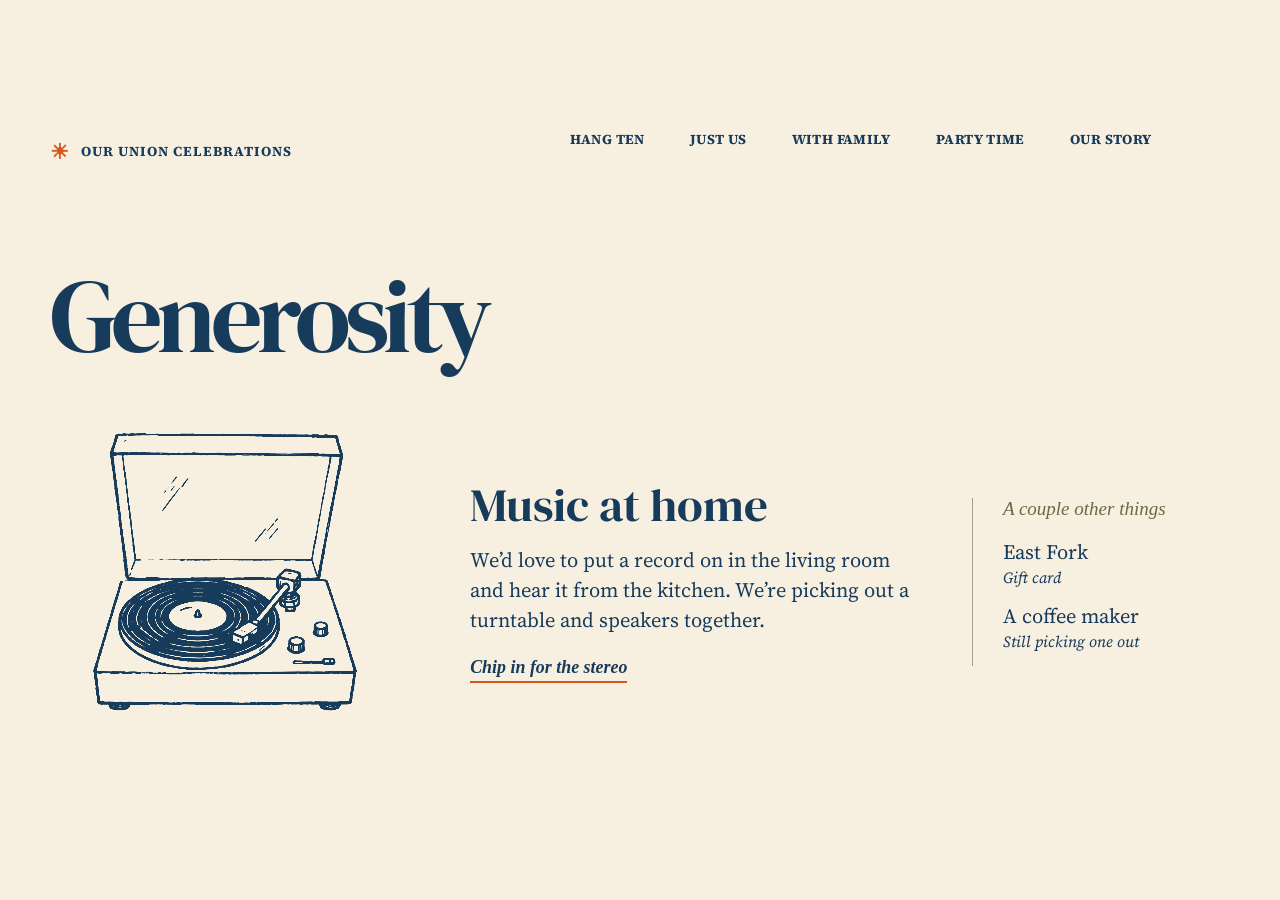
<file: pages/generosity.html>
<!doctype html>
<html lang="en">
<head>
  <meta charset="utf-8">
  <meta name="viewport" content="width=device-width, initial-scale=1">
  <title>Generosity | The Main Squeeze</title>
  <link rel="stylesheet" href="https://fonts.googleapis.com/css2?family=DM+Serif+Display&family=Source+Serif+4:ital,wght@0,400;0,600;0,700;1,600&display=swap">
  <link rel="stylesheet" href="../styles.css">
  <link rel="stylesheet" href="../assets/event-header.css?v=generosity">
  <link rel="stylesheet" href="../assets/site-margins.css?v=generosity">
  <link rel="stylesheet" href="../assets/generosity.css?v=spin">
</head>
<body class="generosity-page">
  <header class="event-page-header">
    <a class="event-page-logo" href="../index.html"><span class="sun" aria-hidden="true">☀</span>Our Union Celebrations</a>
    <nav class="event-page-nav" aria-label="Celebrations">
      <a href="hang-ten.html">Hang Ten</a>
      <a href="just-us.html">Just Us</a>
      <a href="with-family.html">With Family</a>
      <a href="party-time.html">Party Time</a>
      <a href="our-story.html">Our Story</a>
    </nav>
  </header>
<main>
<h1>Generosity</h1>
<div class="spread">
<div class="art">
<svg class="turntable" viewBox="0 0 440 380" role="img" aria-label="Our turntable with a slowly spinning record">
  <defs>
    <filter id="record-ink-only" color-interpolation-filters="sRGB">
<feColorMatrix type="matrix" values="0 0 0 0 0.0902  0 0 0 0 0.2314  0 0 0 0 0.3569  -0.8504 -2.8608 -0.2888 0 3"/>
<feComposite in2="SourceGraphic" operator="in"/>
</filter>
    <image id="player-drawing" href="../assets/generosity-player.png" width="440" height="380"/>
    <!-- Mirror the unobstructed half to recover the grooves underneath the tonearm. -->
    <clipPath id="groove-half"><rect x="-96" y="-96" width="96" height="192"/></clipPath>
    <g id="left-grooves" clip-path="url(#groove-half)">
      <image href="../assets/generosity-player.png" width="440" height="380"
             transform="scale(1 2) translate(-171.5 -232)"/>
    </g>
    <mask id="moving-vinyl" maskUnits="userSpaceOnUse" x="0" y="0" width="440" height="380">
      <ellipse cx="171.5" cy="232" rx="90" ry="45" fill="white"/>
      <path d="M211 252 L237 236 L242 236 L276 192 L289 194 L250 246 L249 254 L228 269 L212 264 Z"/>
      <ellipse cx="171.5" cy="230" rx="5.8" ry="6.5"/>
    </mask>
  </defs>
  <g filter="url(#record-ink-only)">
    <use href="#player-drawing"/>
    <g class="moving-vinyl" mask="url(#moving-vinyl)">
      <g transform="translate(171.5 232) scale(1 .5)">
        <g class="vinyl-spin">
          <use href="#left-grooves"/>
          <use href="#left-grooves" transform="scale(-1 1)"/>
          <path d="M-21 -14 Q-15 -21 -8 -21" fill="none" stroke="#173b5b" stroke-width="2.6" stroke-linecap="round"/>
        </g>
      </g>
    </g>
  </g>
</svg>
</div>
<section>
<h2>Music at home</h2>
<p>We’d love to put a record on in the living room and hear it from the kitchen. We’re picking out a turntable and speakers together.</p>
<details>
<summary class="link">Chip in for the stereo</summary>
<p>We’ll share the group gift link here soon.</p>
</details>
</section>
<aside>
<h3>A couple other things</h3>
<div class="item">East Fork<small>Gift card</small>
</div>
<div class="item">A coffee maker<small>Still picking one out</small>
</div>
</aside>
</div>
</main>
</body>
</html>
</file>
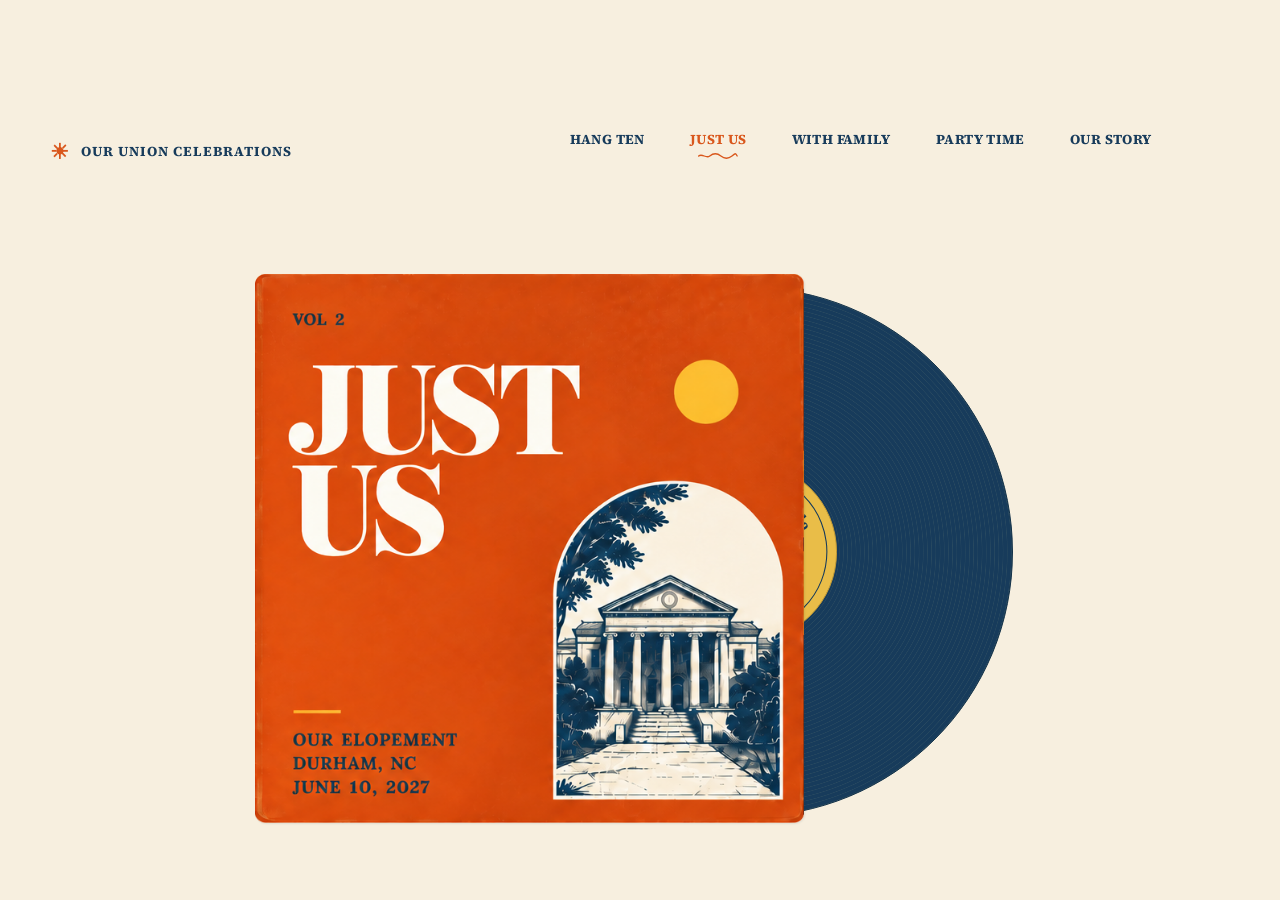
<file: pages/just-us.html>
<!doctype html>
<html lang="en">
<head>
<meta charset="utf-8">
<meta name="viewport" content="width=device-width,initial-scale=1">
<meta name="theme-color" content="#f7efdf">
<title>Just Us | The Main Squeeze</title>
<link rel="preconnect" href="https://fonts.googleapis.com">
<link rel="preconnect" href="https://fonts.gstatic.com" crossorigin>
<link href="https://fonts.googleapis.com/css2?family=DM+Serif+Display&family=Source+Serif+4:wght@600;700&display=swap" rel="stylesheet">
<link rel="stylesheet" href="../styles.css">
<link rel="stylesheet" href="../assets/just-us/just-us.css">
<link rel="stylesheet" href="../assets/event-header.css">
<link rel="stylesheet" href="../assets/site-margins.css?v=20261031-refined">
</head>
<body class="just-us-page">
<header class="header event-page-header">
 <a class="brand event-page-logo" href="../index.html"><span class="sun" aria-hidden="true">☀</span>OUR UNION CELEBRATIONS</a>
 <nav class="event-page-nav" aria-label="Celebrations"><a href="hang-ten.html">HANG TEN</a><a href="just-us.html" class="active" aria-current="page">JUST US</a><a href="with-family.html">WITH FAMILY</a><a href="party-time.html">PARTY TIME</a><a href="our-story.html">OUR STORY</a></nav>
</header>
<main>
 <div class="scene">
  <button class="album" type="button" aria-label="Turn record over to see the set list" aria-pressed="false" aria-describedby="instructions">
   <span class="rotor">
    <span class="face front" aria-hidden="true"><span class="record"><svg class="record-label" viewBox="0 0 200 200" aria-hidden="true"><defs><path id="front-label-arc" d="M 32,108 A 68,68 0 1,1 168,108"/><path id="front-label-bottom" d="M 27,103 A 73,73 0 0,0 173,103"/></defs><circle cx="100" cy="100" r="88" fill="none" stroke="currentColor" stroke-width="1.2"/><text><textPath href="#front-label-arc" startOffset="50%" text-anchor="middle">for the record, i do</textPath></text><text style="font-size:16px"><textPath href="#front-label-bottom" startOffset="50%" text-anchor="middle">main squeeze records</textPath></text><circle cx="100" cy="100" r="17" fill="none" stroke="currentColor" stroke-width="1"/></svg></span><span class="cover"><img src="../assets/just-us/front.png" alt="" draggable="false"></span></span>
    <span class="face back" aria-hidden="true"><span class="record"></span><span class="cover"><span class="back-paper" aria-hidden="true"><span style="left:0.0%;top:0.0%;transform:scale(1,1)"></span><span style="left:29.3255%;top:0.0%;transform:scale(-1,1)"></span><span style="left:58.651%;top:0.0%;transform:scale(1,1)"></span><span style="left:87.9765%;top:0.0%;transform:scale(-1,1)"></span><span style="left:0.0%;top:23.4949%;transform:scale(1,-1)"></span><span style="left:29.3255%;top:23.4949%;transform:scale(-1,-1)"></span><span style="left:58.651%;top:23.4949%;transform:scale(1,-1)"></span><span style="left:87.9765%;top:23.4949%;transform:scale(-1,-1)"></span><span style="left:0.0%;top:46.9898%;transform:scale(1,1)"></span><span style="left:29.3255%;top:46.9898%;transform:scale(-1,1)"></span><span style="left:58.651%;top:46.9898%;transform:scale(1,1)"></span><span style="left:87.9765%;top:46.9898%;transform:scale(-1,1)"></span><span style="left:0.0%;top:70.4847%;transform:scale(1,-1)"></span><span style="left:29.3255%;top:70.4847%;transform:scale(-1,-1)"></span><span style="left:58.651%;top:70.4847%;transform:scale(1,-1)"></span><span style="left:87.9765%;top:70.4847%;transform:scale(-1,-1)"></span><span style="left:0.0%;top:93.9796%;transform:scale(1,1)"></span><span style="left:29.3255%;top:93.9796%;transform:scale(-1,1)"></span><span style="left:58.651%;top:93.9796%;transform:scale(1,1)"></span><span style="left:87.9765%;top:93.9796%;transform:scale(-1,1)"></span></span><span class="back-design"><span class="back-title">THE SET LIST</span><span class="tracks"><span class="track"><span class="track-number">01</span><span class="track-copy"><span class="track-title">Song title one</span><span class="track-artist">Artist name</span></span></span><span class="track"><span class="track-number">02</span><span class="track-copy"><span class="track-title">Song title two</span><span class="track-artist">Artist name</span></span></span><span class="track"><span class="track-number">03</span><span class="track-copy"><span class="track-title">Song title three</span><span class="track-artist">Artist name</span></span></span><span class="track"><span class="track-number">04</span><span class="track-copy"><span class="track-title">Song title four</span><span class="track-artist">Artist name</span></span></span><span class="track"><span class="track-number">05</span><span class="track-copy"><span class="track-title">Song title five</span><span class="track-artist">Artist name</span></span></span></span><span class="back-footer">songs for our elopement</span></span></span></span>
   </span>
  </button>
 </div>
 <p id="instructions" class="sr-only">Click or press Enter or Space to turn the album over. Click again to return to the front.</p>
 <p id="face-description" class="sr-only" role="status" aria-live="polite">Just Us. Our elopement. Durham, NC. June 10, 2027.</p>
</main>
<script src="../assets/just-us/just-us.js" defer></script>
</body>
</html>
</file>
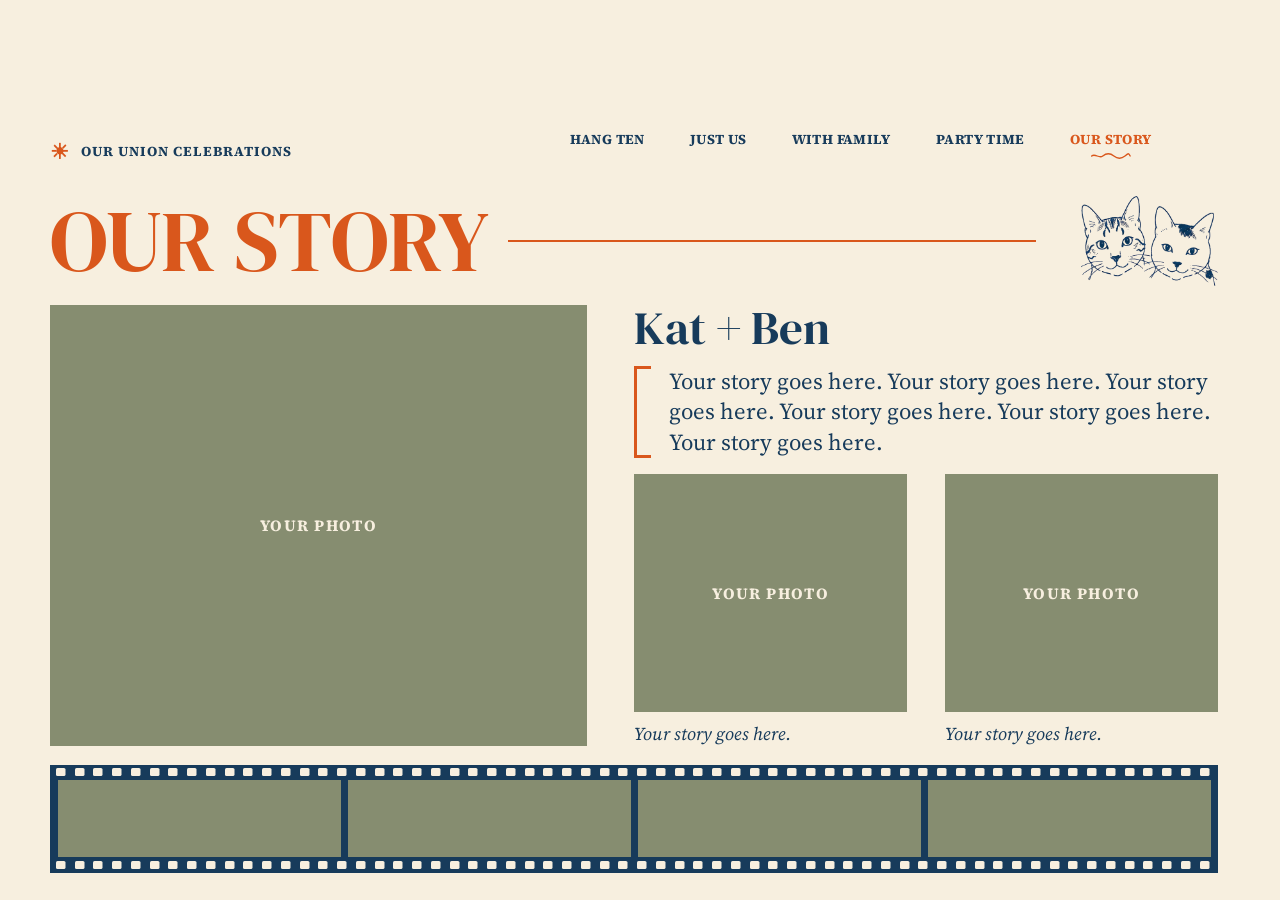
<file: pages/our-story.html>
<!doctype html>
<html lang="en">
<head>
  <meta charset="utf-8">
  <meta name="viewport" content="width=device-width, initial-scale=1">
  <title>Our Story | The Main Squeeze</title>
  <link rel="stylesheet" href="https://fonts.googleapis.com/css2?family=DM+Serif+Display&family=Source+Serif+4:ital,wght@0,400;0,600;0,700;1,600&display=swap">
  <link rel="stylesheet" href="../styles.css">
  <link rel="stylesheet" href="../assets/event-header.css?v=story">
  <link rel="stylesheet" href="../assets/site-margins.css?v=story">
  <link rel="stylesheet" href="../assets/our-story.css?v=single-screen">
</head>
<body class="our-story-page">
  <header class="event-page-header">
    <a class="event-page-logo" href="../index.html"><span class="sun" aria-hidden="true">☀</span>Our Union Celebrations</a>
    <nav class="event-page-nav" aria-label="Celebrations">
      <a href="hang-ten.html">Hang Ten</a>
      <a href="just-us.html">Just Us</a>
      <a href="with-family.html">With Family</a>
      <a href="party-time.html">Party Time</a>
      <a class="active" aria-current="page" href="our-story.html">Our Story</a>
    </nav>
  </header>
  <main class="story">
    <div class="story-heading">
      <h1>Our Story</h1>
      <span class="story-rule" aria-hidden="true"></span>
      <img src="../assets/our-story-cats.png" alt="" width="428" height="270">
    </div>
    <section class="story-spread" aria-labelledby="couple">
      <div class="story-photo story-portrait">Your photo</div>
      <div class="story-copy">
        <h2 id="couple">Kat + Ben</h2>
        <p>Your story goes here. Your story goes here. Your story goes here. Your story goes here. Your story goes here. Your story goes here.</p>
      </div>
      <div class="story-pair">
        <figure><div class="story-photo">Your photo</div><figcaption>Your story goes here.</figcaption></figure>
        <figure><div class="story-photo">Your photo</div><figcaption>Your story goes here.</figcaption></figure>
      </div>
    </section>
    <div class="story-film" role="img" aria-label="Film strip with four spaces for childhood photos">
      <span></span><span></span><span></span><span></span>
    </div>
  </main>
</body>
</html>
</file>
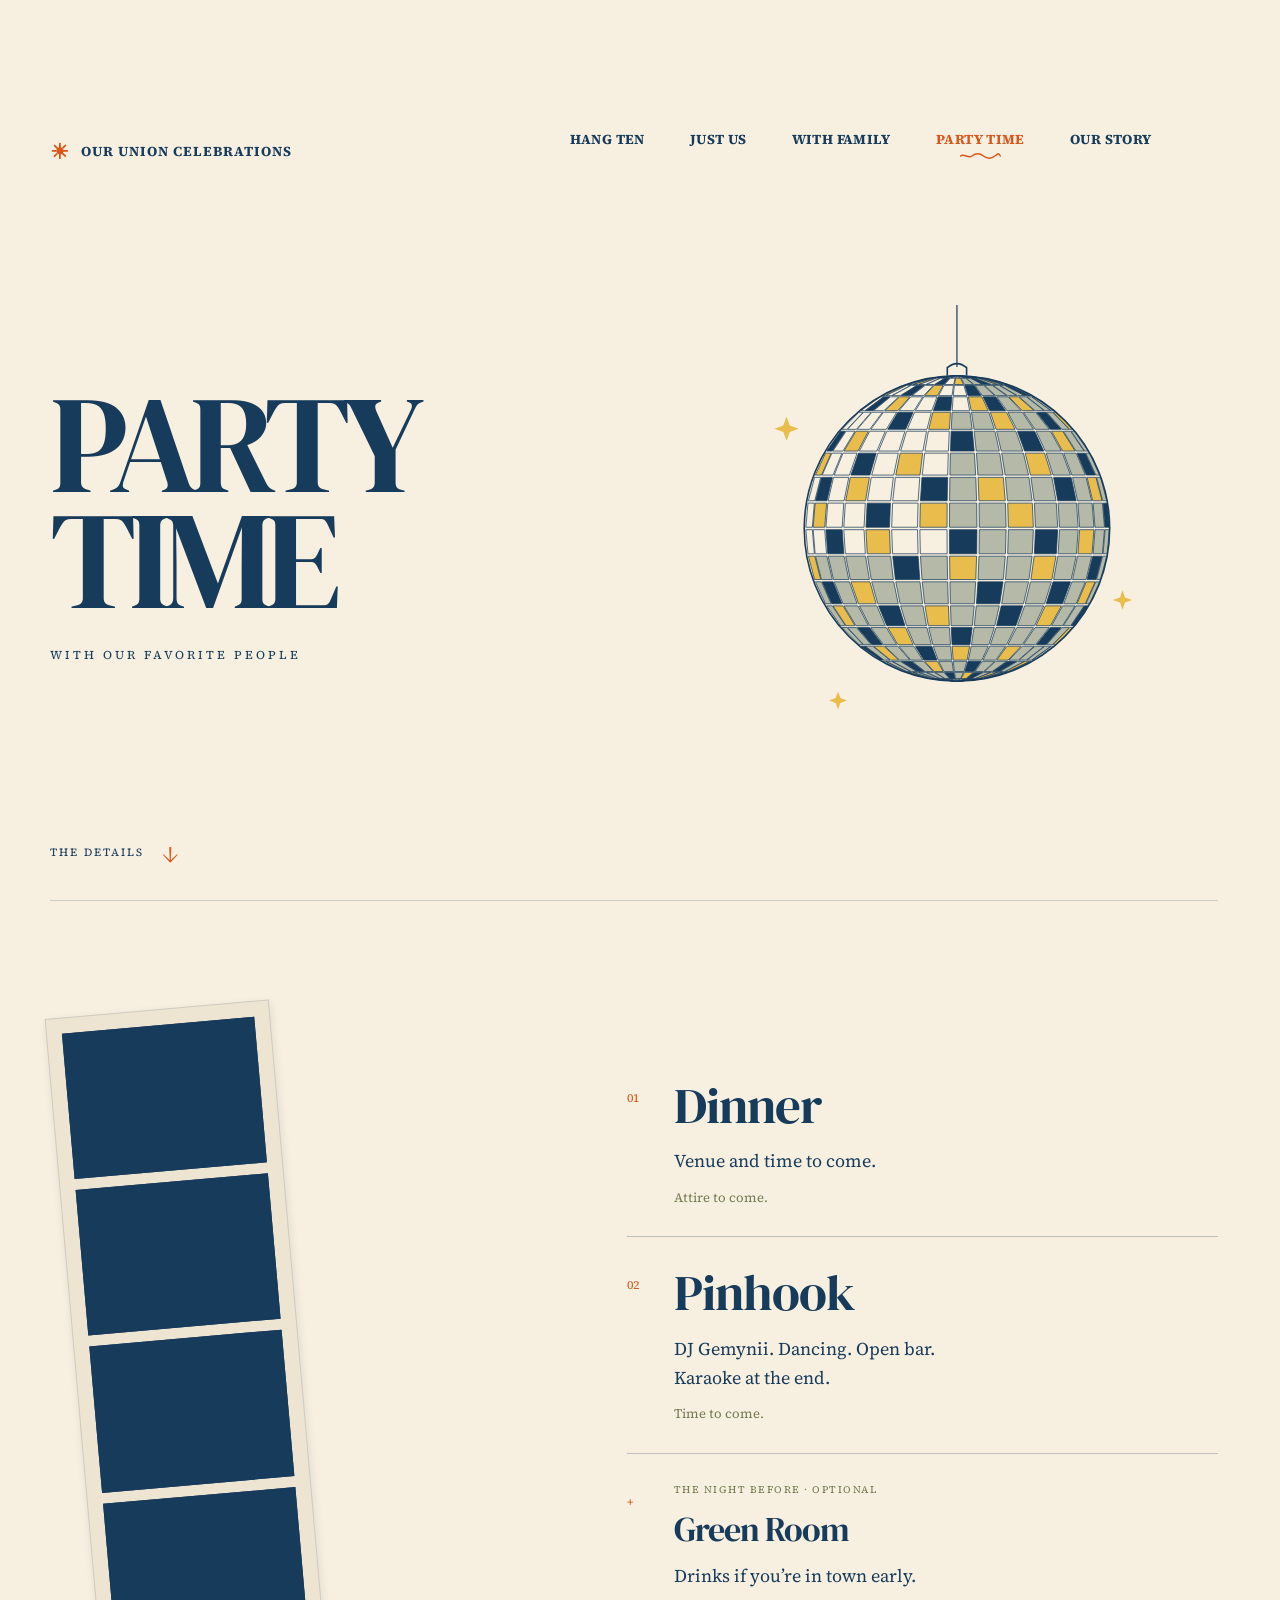
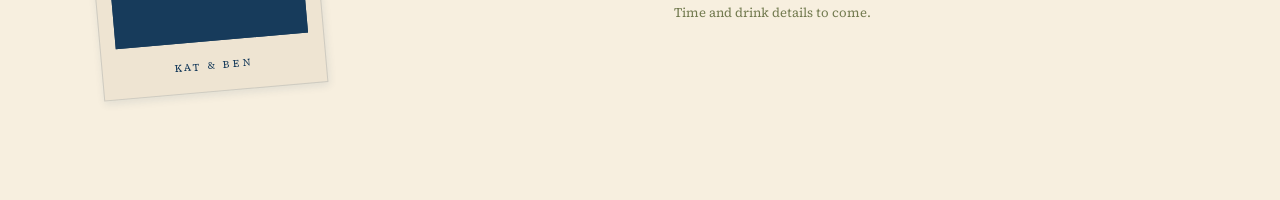
<file: pages/party-time.html>
<!doctype html><html lang="en"><head><meta charset="utf-8"><meta name="viewport" content="width=device-width,initial-scale=1"><title>Party Time | The Main Squeeze</title>
<link href="https://fonts.googleapis.com/css2?family=DM+Serif+Display:ital@0;1&family=Source+Serif+4:ital,wght@0,400;0,600;0,700;1,400&display=swap" rel="stylesheet"><link rel="stylesheet" href="../styles.css"><link rel="stylesheet" href="../assets/event-header.css">
<style>
*{box-sizing:border-box}html{scroll-behavior:smooth}body{margin:0;background:#f7efdf;color:#173b5b;font-family:'Source Serif 4',Georgia,serif}.party-hero{min-height:calc(100svh - 110px);display:grid;grid-template-columns:1.2fr 1fr;align-items:center;position:relative;padding:45px 0 85px;gap:20px}.eyebrow{font-size:12px;letter-spacing:3px;text-transform:uppercase;margin:0 0 24px}h1{font-family:'DM Serif Display',Georgia,serif;font-weight:400;font-size:clamp(90px,12.8vw,190px);line-height:.84;letter-spacing:-.055em;margin:0}h1 span{display:block;margin-left:11%} .intro{font-size:clamp(18px,2vw,25px);font-style:italic;margin:35px 0 0 12%}.glass-button{border:0;background:none;color:inherit;padding:0;width:100%;max-width:480px;justify-self:center;cursor:pointer;position:relative}.glass-button svg{width:100%;height:auto;overflow:visible}.glass-drawing{transform-origin:250px 420px;transition:transform 1s cubic-bezier(.2,.7,.2,1)}.glass-button:hover .glass-drawing,.glass-button:focus-visible .glass-drawing{transform:rotate(-7deg)}.glass-button.is-cheers .glass-drawing{animation:cheers 1.1s ease-in-out}.glass-button:focus-visible{outline:1px dashed #d9571c;outline-offset:12px}.tiny-note{display:block;text-transform:uppercase;letter-spacing:2px;font-size:10px;margin-top:0}.scroll{position:absolute;bottom:30px;left:0;color:inherit;text-decoration:none;font-size:11px;letter-spacing:2px;text-transform:uppercase;display:flex;align-items:center;gap:18px}.scroll span{font-size:25px;letter-spacing:0;color:#d9571c}.details{min-height:92svh;border-top:1px solid #173b5b;display:grid;grid-template-columns:1fr 1fr;align-content:center;gap:8%;padding:90px 0}.details h2{font-family:'DM Serif Display',Georgia,serif;font-weight:400;font-size:clamp(50px,6.5vw,88px);line-height:1.02;letter-spacing:-2px;margin:0}.details h2 em{color:#d9571c;font-weight:400}.details .aside{font-style:italic;font-size:20px;margin-top:30px}.facts{margin:0}.facts div{padding:24px 0;border-bottom:1px solid #173b5b55}.facts div:first-child{padding-top:0}.facts dt{font-size:11px;letter-spacing:2px;text-transform:uppercase;color:#d9571c;margin-bottom:10px}.facts dd{font-size:24px;margin:0}.footer-note{grid-column:1/-1;align-self:end;font-size:12px;letter-spacing:2px;text-transform:uppercase;margin-top:70px}.footer-note span{color:#d9571c;margin-right:12px}@keyframes cheers{0%,100%{transform:rotate(0)}35%{transform:rotate(-13deg) translateY(-12px)}65%{transform:rotate(4deg)}}@media(prefers-reduced-motion:reduce){html{scroll-behavior:auto}.glass-drawing{transition:none}.glass-button.is-cheers .glass-drawing{animation:none}}@media(max-width:999px){.party-sketch .event-page-nav{white-space:nowrap}}@media(max-width:650px){.party-hero{grid-template-columns:1fr;gap:0;padding-top:45px;min-height:auto;padding-bottom:95px}h1{font-size:clamp(76px,27vw,110px)}.intro{font-size:19px;margin-top:25px}.glass-button{width:260px;margin:15px auto 0}.eyebrow{font-size:10px}.details{grid-template-columns:1fr;gap:45px;padding:65px 0;min-height:auto}.footer-note{margin-top:0}.facts dd{font-size:21px}}
.disco-button{border:0;padding:0;background:none;width:min(100%,480px);justify-self:center;color:inherit;cursor:pointer}.disco-button svg{display:block;width:100%;height:auto}.disco-button .tiny-note{margin-top:4px}.disco-button:focus-visible{outline:1px dashed #d9571c;outline-offset:8px}@media(max-width:650px){.disco-button{width:280px;margin:15px auto 0}}
.bar-tab-section{min-height:100svh;display:grid;place-items:center;padding:85px 20px 105px;position:relative;border-top:1px solid #173b5b22}
.bar-tab{width:min(100%,650px);background:#f7efdf;color:#173b5b;padding:38px 48px 34px;position:relative;filter:drop-shadow(0 9px 9px #173b5b0c);border-top:2px solid #173b5b;border-left:1px solid #173b5b40;border-right:1px solid #173b5b40}
.bar-tab:before{content:'';position:absolute;inset:-22px -32px -26px;background:#dedfbf;z-index:-1;transform:rotate(-2deg)}
.bar-tab:after{content:'';position:absolute;left:-1px;right:-1px;bottom:-12px;height:13px;background:linear-gradient(135deg,#f7efdf 50%,transparent 50%) 0 0/20px 24px repeat-x,linear-gradient(225deg,#f7efdf 50%,transparent 50%) 0 0/20px 24px repeat-x}
.tab-topline,.tab-meta{display:flex;justify-content:space-between;gap:15px;font-size:10px;letter-spacing:1.7px;font-weight:600}.tab-topline{padding-bottom:17px;border-bottom:1px solid #173b5b}.tab-kicker{text-align:center;font-size:16px;font-style:italic;margin:25px 0 16px}.bar-tab h2{font-family:'DM Serif Display',Georgia,serif;font-size:clamp(45px,5.3vw,70px);font-weight:400;letter-spacing:-1.8px;line-height:.98;text-align:center;margin:0 0 30px;color:#d9571c}.tab-meta{font-size:9px;padding-bottom:12px;border-bottom:1px dashed #173b5b88}.tab-items{margin:0}.tab-items>div{display:grid;grid-template-columns:1fr 1fr;align-items:baseline;gap:20px;padding:23px 0;border-bottom:1px dashed #173b5b55}.tab-items dt{font-size:11px;letter-spacing:1.1px;font-weight:700}.item-no{font-weight:400;color:#707854;margin-right:12px}.tab-items dd{font-size:19px;margin:0;text-align:right}.tab-total{display:flex;justify-content:space-between;align-items:baseline;gap:20px;border-bottom:2px solid #173b5b;padding:23px 0 20px}.tab-total>span{font-size:12px;letter-spacing:2px;font-weight:700}.tab-total p{font-family:'DM Serif Display',Georgia,serif;font-size:35px;line-height:1.05;color:#d9571c;margin:0;text-align:right}.tab-signoff{font-style:italic;text-align:center;font-size:16px;margin:22px 0 9px}.tab-xoxo{display:block;text-align:center;font-style:italic;font-size:25px;color:#d9571c}
@media(max-width:650px){.bar-tab-section{padding:65px 10px 75px}.bar-tab{padding:25px 20px}.bar-tab:before{inset:-15px -12px -20px}.tab-topline{font-size:8px;letter-spacing:.7px}.tab-meta{font-size:7px;letter-spacing:.8px}.tab-kicker{font-size:14px}.tab-items>div{gap:10px}.tab-items dt{font-size:9px;letter-spacing:.5px}.item-no{margin-right:5px}.tab-items dd{font-size:16px}.tab-total p{font-size:27px}}
.bar-tab:before{display:none}.bar-tab{box-shadow:8px 8px 0 #dedfbf}@media(max-width:650px){.bar-tab h2{font-size:38px;letter-spacing:-1.2px}.tab-items>div{grid-template-columns:1fr 1.15fr}.tab-items dd{font-size:14px}.tab-kicker{font-size:13px}.tab-total p{font-size:25px}}
.night-plan{padding:75px 0 65px;border-top:1px solid #173b5b33;min-height:100svh}.night-heading{margin-bottom:45px}.night-heading .eyebrow{margin-bottom:12px}.night-heading h2{font:400 clamp(40px,4.8vw,70px)/1.08 'DM Serif Display',Georgia,serif;letter-spacing:-1.5px;margin:0}.night-heading h2 em{color:#d9571c}.night-stops{display:grid;grid-template-columns:1fr 1fr 1fr;gap:44px;position:relative}.night-stop{min-width:0}.stop-top{display:flex;align-items:center;justify-content:space-between;height:105px;border-bottom:1px solid #d9571c;margin-bottom:23px}.stop-number{font:400 64px/1 'DM Serif Display',Georgia,serif;color:#d9571c}.stop-top svg{width:135px;height:105px;color:#173b5b}.stop-label{font-size:10px;letter-spacing:1.8px;font-weight:600;margin:0 0 13px}.night-stop h3{font:400 clamp(25px,2.5vw,36px)/1.1 'DM Serif Display',Georgia,serif;letter-spacing:-.6px;margin:0 0 15px}.stop-copy{font-size:16px;line-height:1.6;margin:0 0 23px;min-height:52px}.night-stop dl{margin:0}.night-stop dl div{display:grid;grid-template-columns:66px 1fr;gap:12px;margin:9px 0;align-items:baseline}.night-stop dt{text-transform:uppercase;letter-spacing:1.2px;color:#737b50;font-size:10px;font-weight:700}.night-stop dd{margin:0;font-size:14px}.night-before{border-top:1px solid #173b5b55;margin-top:58px;padding-top:28px;display:grid;grid-template-columns:1.2fr 1.4fr auto;gap:30px;align-items:center}.night-before .eyebrow{font-size:10px;margin-bottom:9px;color:#737b50}.night-before h3{font:400 30px/1.1 'DM Serif Display',Georgia,serif;margin:0}.night-before p{margin:5px 0;font-size:15px}.night-before .green-room{font-size:23px;font-style:italic}.night-before .before-fine{font-size:12px;color:#737b50}.before-mark{font:italic 25px/1.05 'DM Serif Display',Georgia,serif;color:#d9571c;transform:rotate(-9deg);padding:0 20px}
@media(max-width:800px){.night-stops{grid-template-columns:1fr;gap:38px}.night-heading{margin-bottom:24px}.night-plan{padding:50px 0}.stop-top{height:85px}.stop-top svg{height:85px;width:120px}.stop-copy{min-height:0}.night-before{grid-template-columns:1fr;gap:15px;margin-top:45px}.before-mark{display:none}.night-heading h2{font-size:44px}.night-stop h3{font-size:32px}}

.lineup{min-height:100svh;border-top:1px solid #173b5b33;padding:65px 0;display:grid;grid-template-columns:.9fr 1.1fr;gap:45px 10%;align-items:center}.lineup-intro h2{font:400 clamp(52px,6vw,86px)/.99 'DM Serif Display',Georgia,serif;letter-spacing:-2px;margin:0 0 26px}.lineup-intro h2 em{color:#d9571c}.lineup-intro>p:not(.eyebrow){font-size:20px;line-height:1.5}.compare{display:inline-block;margin-top:25px;font-size:12px;text-underline-offset:5px}.lineup-bill{text-align:center;border-top:3px solid #173b5b;border-bottom:3px solid #173b5b;padding:13px 0 16px}.bill-top,.bill-foot{display:flex;justify-content:space-between;gap:10px;font-size:9px;letter-spacing:1.5px}.bill-top{padding-bottom:13px;border-bottom:1px solid #173b5b}.bill-label{font-size:10px;letter-spacing:2px;display:block}.support{padding:23px 0 19px}.support h3{font:italic 29px/1.1 'DM Serif Display',Georgia,serif;margin:8px 0}.support p,.encore p{font-size:14px;margin:8px 0 0}.headliner{border-top:1px solid #d9571c;border-bottom:1px solid #d9571c;padding:22px 0}.headliner h3{font:400 clamp(54px,5.8vw,82px)/.85 'DM Serif Display',Georgia,serif;color:#d9571c;letter-spacing:-2px;margin:17px 0 12px}.headliner h3 span{display:inline-block}.bill-dancing{font-style:italic;font-size:18px;margin:15px 0}.bar-badge{display:inline-block;border-top:1px solid #173b5b;border-bottom:1px solid #173b5b;font-size:10px;letter-spacing:2px;padding:7px 12px}.bar-badge span{margin:0 10px;color:#d9571c}.encore{padding:23px 0}.encore h3{font:italic 30px/1.1 'DM Serif Display',Georgia,serif;margin:9px 0}.bill-foot{border-top:1px solid #173b5b;padding-top:13px}.warmup{grid-column:1/-1;display:grid;grid-template-columns:1fr 1.25fr 1fr;gap:20px;align-items:center;border-top:1px solid #173b5b55;padding-top:25px;margin-top:8px}.warmup-label{font-size:12px;color:#737b50;letter-spacing:2px;line-height:1.8}.warmup-label small{font-size:10px;letter-spacing:1px}.warmup h3{font:italic 30px/1 'DM Serif Display',Georgia,serif;margin:0 0 8px}.warmup p{font-size:15px;margin:0}.warmup .warmup-note{text-align:right;font-size:12px;color:#737b50;line-height:1.6}@media(max-width:700px){.lineup{grid-template-columns:1fr;gap:35px;padding:45px 0}.lineup-intro h2{font-size:58px}.lineup-intro>p:not(.eyebrow){font-size:18px}.headliner h3{font-size:60px}.bill-top,.bill-foot{font-size:8px;letter-spacing:.6px}.warmup{grid-template-columns:1fr;gap:18px}.warmup .warmup-note{text-align:left}}

.photobooth-details{min-height:100svh;border-top:1px solid #173b5b30;padding:85px 5%;display:grid;grid-template-columns:.85fr 1.15fr;gap:12%;align-items:center}.photo-strip{width:min(100%,225px);padding:15px 15px 0;background:#eee4d2;box-shadow:1px 3px 9px #173b5b19;transform:rotate(-5deg);justify-self:center;border:1px solid #173b5b25}.empty-frame{aspect-ratio:1.32;background:#173b5b;margin-bottom:11px;border:1px solid #173b5b}.strip-footer{display:block;text-align:center;font-size:10px;letter-spacing:3px;padding:7px 0 19px}.plain-events article{display:grid;grid-template-columns:25px 1fr;gap:22px;padding:28px 0;border-bottom:1px solid #173b5b40}.plain-events article:first-child{padding-top:0}.plain-events article:last-child{border:0;padding-bottom:0}.event-index{color:#d9571c;font-size:12px;padding-top:12px}.plain-events h2{font:400 clamp(36px,4vw,54px)/1.08 'DM Serif Display',Georgia,serif;letter-spacing:-1px;margin:0 0 14px}.plain-events p{font-size:18px;line-height:1.6;margin:0}.plain-events .event-small{font-size:13px;color:#737b50;margin-top:12px}.plain-events .optional-label{font-size:10px;letter-spacing:1.5px;text-transform:uppercase;margin-bottom:13px;color:#737b50}.optional-event h2{font-size:34px}@media(max-width:700px){.photobooth-details{grid-template-columns:1fr;gap:55px;padding:60px 8px}.photo-strip{width:165px;padding:10px 10px 0}.empty-frame{margin-bottom:8px}.strip-footer{font-size:8px;padding-bottom:14px}.plain-events article{gap:13px;grid-template-columns:20px 1fr}.plain-events p{font-size:16px}.plain-events h2{font-size:39px}.optional-event h2{font-size:32px}}

.photo-strip-wrap{position:relative;justify-self:center;width:min(100%,225px)}.photo-strip-wrap .photo-strip{width:100%;transition:transform 650ms cubic-bezier(.22,.61,.36,1)}.photo-note{position:absolute;top:-40px;left:-65px;white-space:nowrap;color:#d9571c;font-family:'Source Serif 4',Georgia,serif;font-style:italic;font-size:19px;letter-spacing:-.8px;transform:rotate(-9deg)}.photo-note svg{display:inline-block;width:48px;height:29px;vertical-align:middle;transform:translateY(11px);fill:none;stroke:currentColor;stroke-width:1.4;stroke-linecap:round;stroke-linejoin:round}@media(hover:hover){.photo-strip-wrap:hover .photo-strip{transform:rotate(0deg)}}@media(max-width:700px){.photo-strip-wrap{width:165px;margin-top:25px}.photo-note{left:-30px;top:-42px;font-size:17px}.photo-strip-wrap .photo-strip{width:100%}}@media(prefers-reduced-motion:reduce){.photo-strip-wrap .photo-strip{transition:none}}

/* The header and main inherit the shared event-page margins. */
@media (min-width: 1000px) {
  /* Match the single-screen pages even when this page has a scrollbar. */
  .party-sketch { --site-content-left: calc(50vw - var(--site-unit) * 47); }
  .party-hero {
    --board-inset: max(0px, (100svh - var(--event-unit) * 54.964539) / 2);
    min-height: calc(100svh - var(--board-inset) - var(--event-unit) * 7.3);
    padding-block: 3svh 8svh;
  }
  .party-hero h1 { font-size: clamp(80px, calc(var(--event-unit) * 11), 170px); }
  .disco-button { width: min(100%, calc(var(--event-unit) * 32), 480px); }
  .photobooth-details { padding-block: clamp(28px, 5svh, 65px); }
  .party-sketch .photo-strip-wrap { width: min(100%, 27svh, 225px); }
}

.party-sketch h1 span{margin-left:0}
.party-sketch .party-subtitle{margin:28px 0 0;line-height:1.6}
.party-sketch .photobooth-details{padding-left:0;padding-right:0}
.party-sketch .photo-strip-wrap{justify-self:start;margin-left:24px}

@media(max-width:700px){.party-sketch .photo-strip-wrap{margin-left:18px;margin-top:0}.party-sketch .party-subtitle{font-size:10px;letter-spacing:2px}}
</style><link rel="stylesheet" href="../assets/site-margins.css?v=20261031-refined">
</head><body class="just-us-page party-sketch"><header class="header event-page-header">
 <a class="brand event-page-logo" href="../index.html"><span class="sun" aria-hidden="true">☀</span>OUR UNION CELEBRATIONS</a>
 <nav class="event-page-nav" aria-label="Celebrations"><a href="hang-ten.html">HANG TEN</a><a href="just-us.html">JUST US</a><a href="with-family.html">WITH FAMILY</a><a href="party-time.html" class="active" aria-current="page">PARTY TIME</a><a href="our-story.html">OUR STORY</a></nav>
</header>
<main><section class="party-hero" aria-labelledby="party-title"><div><h1 id="party-title">PARTY<span>TIME</span></h1><p class="eyebrow party-subtitle">With our favorite people</p></div>
<button class="disco-button" aria-label="Pause disco ball" aria-pressed="false"><svg viewBox="0 0 500 550" role="img" aria-label="A slowly turning navy and cream mirrored disco ball"><path d="M250 0V77" stroke="#173b5b" stroke-width="1.5"/><path d="M238 88V78Q250 68 262 78V88" fill="none" stroke="#173b5b" stroke-width="2"/><g id="mirror-tiles"></g><circle cx="250" cy="278" r="190" fill="none" stroke="#173b5b" stroke-width="2"/><g class="glints" fill="#e8bd4b"><path d="M38 139l4 11 11 4-11 4-4 11-4-11-11-4 11-4Z"/><path d="M456 355l3 9 9 3-9 3-3 9-3-9-9-3 9-3Z"/><path d="M102 481l3 8 8 3-8 3-3 8-3-8-8-3 8-3Z"/></g></svg></button>
<a class="scroll" href="#details">The details <span>↓</span></a></section>
<section class="photobooth-details" id="details" aria-label="Party details"><div class="photo-strip-wrap"><div class="photo-strip" role="img" aria-label="Photo booth strip with four empty frames for your photos"><div class="empty-frame"></div><div class="empty-frame"></div><div class="empty-frame"></div><div class="empty-frame"></div><span class="strip-footer">KAT &amp; BEN</span></div></div><div class="plain-events"><article><span class="event-index">01</span><div><h2>Dinner</h2><p>Venue and time to come.</p><p class="event-small">Attire to come.</p></div></article><article><span class="event-index">02</span><div><h2>Pinhook</h2><p>DJ Gemynii. Dancing. Open bar.<br>Karaoke at the end.</p><p class="event-small">Time to come.</p></div></article><article class="optional-event"><span class="event-index">+</span><div><p class="optional-label">The night before · optional</p><h2>Green Room</h2><p>Drinks if you’re in town early.</p><p class="event-small">Time and drink details to come.</p></div></article></div></section></main>
<script>
const ball=document.querySelector('.disco-button'), group=document.getElementById('mirror-tiles');
const reduced=matchMedia('(prefers-reduced-motion: reduce)');
let paused=reduced.matches, angle=0, last=0;
const cols=32, rows=18, tiles=[];
for(let y=0;y<rows;y++)for(let x=0;x<cols;x++){const p=document.createElementNS('http://www.w3.org/2000/svg','path');p.setAttribute('stroke','#173b5b');p.setAttribute('stroke-width','.9');group.appendChild(p);tiles.push({x,y,p});}
function point(lat,lon){return [250+190*Math.cos(lat)*Math.sin(lon),278+190*Math.sin(lat),Math.cos(lat)*Math.cos(lon)];}
function draw(){for(const {x,y,p} of tiles){let lat=-Math.PI/2+y*Math.PI/rows,lon=x*2*Math.PI/cols+angle;let corners=[point(lat+.008,lon+.008),point(lat+.008,lon+2*Math.PI/cols-.008),point(lat+Math.PI/rows-.008,lon+2*Math.PI/cols-.008),point(lat+Math.PI/rows-.008,lon+.008)];if(corners.some(q=>q[2]<0)){p.setAttribute('display','none');continue;}p.removeAttribute('display');p.setAttribute('d',corners.map((q,i)=>(i?'L':'M')+q[0].toFixed(2)+' '+q[1].toFixed(2)).join('')+'Z');let face=point(lat+Math.PI/rows/2,lon+Math.PI/cols);let index=(x*7+y*13)%17;let lit=face[0]<255&&face[1]<310;p.setAttribute('fill',index<3?'#e8bd4b':index<6?'#173b5b':lit?'#f7efdf':'#b4b9a8');}}
function loop(t){if(!paused&&last)angle+=(Math.min(t-last,50)/1000)*.19;last=t;draw();requestAnimationFrame(loop);}
function label(){ball.setAttribute('aria-label',paused?'Spin disco ball':'Pause disco ball');ball.setAttribute('aria-pressed',String(paused));}
ball.addEventListener('click',()=>{paused=!paused;label();});reduced.addEventListener('change',()=>{paused=reduced.matches;label();});label();requestAnimationFrame(loop);
</script></body></html>
</file>
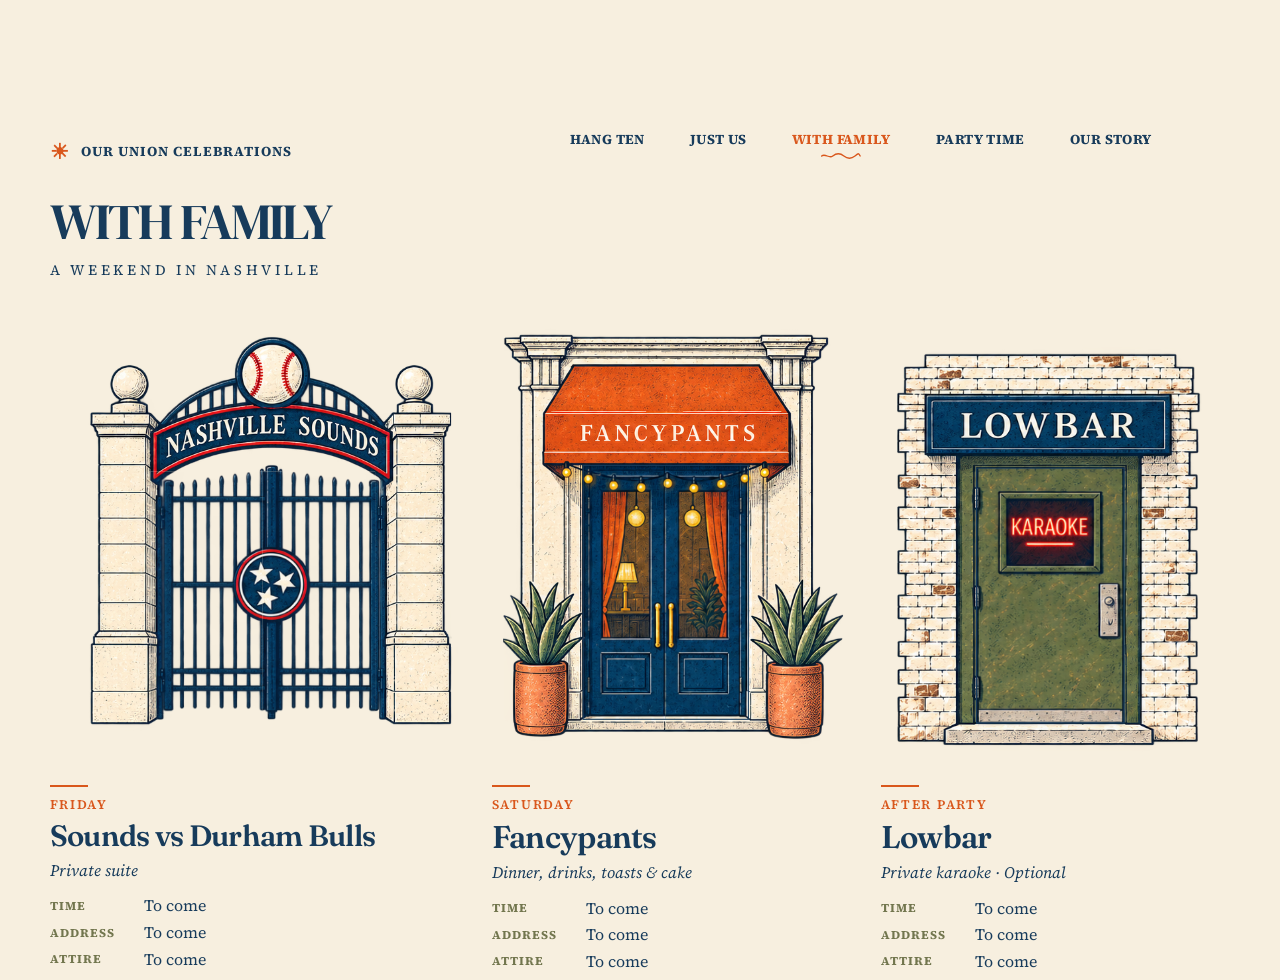
<file: pages/with-family.html>
<!doctype html><html lang="en"><head><meta charset="utf-8"><meta name="viewport" content="width=device-width, initial-scale=1"><title>With Family | The Main Squeeze</title><link href="https://fonts.googleapis.com/css2?family=DM+Serif+Display:ital@0;1&family=Fraunces:wght@600;700&family=Source+Serif+4:ital,wght@0,400;0,600;0,700;1,400&display=swap" rel="stylesheet"><link rel="stylesheet" href="../styles.css">
<link rel="stylesheet" href="../assets/with-family/with-family.css"><link rel="stylesheet" href="../assets/event-header.css">
<link rel="stylesheet" href="../assets/site-margins.css?v=20261031-refined">
</head><body class="with-family-page"><header class="header event-page-header"><a class="brand event-page-logo" href="../index.html"><span class="sun" aria-hidden="true">☀</span>OUR UNION CELEBRATIONS</a><nav class="event-page-nav" aria-label="Celebrations"><a href="hang-ten.html">HANG TEN</a><a href="just-us.html">JUST US</a><a class="active" aria-current="page" href="with-family.html">WITH FAMILY</a><a href="party-time.html">PARTY TIME</a><a href="our-story.html">OUR STORY</a></nav></header><main><h1>WITH FAMILY</h1><p class="subtitle">A WEEKEND IN NASHVILLE</p><section class="venues" aria-label="Weekend events"><article class="venue sounds"><button type="button" aria-label="Open Sounds vs Durham Bulls entrance" aria-pressed="false"><svg viewBox="0 218 585 587" aria-hidden="true"><defs><clipPath id="sounds-boundary"><path d="M0 0H575V670H585V1024H0Z"/></clipPath><mask id="frame-sounds" maskUnits="userSpaceOnUse" x="0" y="0" width="1536" height="1024"><rect width="1536" height="1024" fill="white"/><rect x="144" y="418" width="322" height="348" fill="black"/></mask><clipPath id="field-gap"><rect id="field-gap-rect" x="305" y="418" width="0" height="348"/></clipPath></defs><image clip-path="url(#sounds-boundary)" mask="url(#frame-sounds)" href="../assets/with-family/entrances-ink.png" x="6.5610" y="28.1639" width="1507.9024" height="973.6393"/><g class="room" clip-path="url(#field-gap)"><image href="../assets/with-family/field-ink.png" x="144" y="418" width="322" height="348" preserveAspectRatio="xMidYMid slice"/><rect x="144" y="418" width="322" height="348" fill="none" stroke="#173b5b" stroke-width="3"/></g><foreignObject x="144.0" y="418" width="161.0" height="348" class="hinge-box"><div xmlns="http://www.w3.org/1999/xhtml" class="hinge-space"><div class="door-leaf" style="--hinge:left;--angle:78deg;--lag:0ms"><svg xmlns="http://www.w3.org/2000/svg" viewBox="144.0 418 161.0 348" preserveAspectRatio="none"><image href="../assets/with-family/entrances-ink.png" x="6.5610" y="28.1639" width="1507.9024" height="973.6393"/></svg><span class="leaf-shade"></span></div></div></foreignObject><foreignObject x="305.0" y="418" width="161.0" height="348" class="hinge-box"><div xmlns="http://www.w3.org/1999/xhtml" class="hinge-space"><div class="door-leaf" style="--hinge:right;--angle:-78deg;--lag:55ms"><svg xmlns="http://www.w3.org/2000/svg" viewBox="305.0 418 161.0 348" preserveAspectRatio="none"><image href="../assets/with-family/entrances-ink.png" x="6.5610" y="28.1639" width="1507.9024" height="973.6393"/></svg><span class="leaf-shade"></span></div></div></foreignObject><path class="entrance-hit" d="M38 783V350H63V284H88V263H112V350H137L238 287L252 250Q306 207 348 253L362 288L473 350V278H492V256H525V282H552V350H566V783Z" fill="transparent"/></svg></button><div class="caption"><span class="rule"></span><p class="day">FRIDAY</p><h2>Sounds vs Durham Bulls</h2><p class="detail">Private suite</p><dl class="event-facts"><dt>Time</dt><dd>To come</dd><dt>Address</dt><dd>To come</dd><dt>Attire</dt><dd>To come</dd></dl></div></article><article class="venue fancy"><button type="button" aria-label="Open Fancypants entrance" aria-pressed="false"><svg viewBox="585 230 480 575" aria-hidden="true"><defs><clipPath id="fancy-boundary"><rect x="600" y="0" width="460" height="1024"/></clipPath><mask id="frame-fancy" maskUnits="userSpaceOnUse" x="0" y="0" width="1536" height="1024"><rect width="1536" height="1024" fill="white"/><rect x="709" y="422" width="222" height="342" fill="black"/></mask></defs><image clip-path="url(#fancy-boundary)" mask="url(#frame-fancy)" href="../assets/with-family/entrances-ink.png" x="70.4074" y="63.8425" width="1403.2593" height="919.1811"/><g class="room"><image href="../assets/with-family/dinner-aubergine-tapers.png" x="709" y="422" width="222" height="342" preserveAspectRatio="xMidYMid slice"/><rect x="709" y="422" width="222" height="342" fill="none" stroke="#173b5b" stroke-width="3"/></g><foreignObject x="709.0" y="422" width="111.0" height="342" class="hinge-box"><div xmlns="http://www.w3.org/1999/xhtml" class="hinge-space"><div class="door-leaf" style="--hinge:left;--angle:78deg;--lag:0ms"><svg xmlns="http://www.w3.org/2000/svg" viewBox="709.0 422 111.0 342" preserveAspectRatio="none"><image href="../assets/with-family/entrances-ink.png" x="70.4074" y="63.8425" width="1403.2593" height="919.1811"/></svg><span class="leaf-shade"></span></div></div></foreignObject><foreignObject x="820.0" y="422" width="111.0" height="342" class="hinge-box"><div xmlns="http://www.w3.org/1999/xhtml" class="hinge-space"><div class="door-leaf" style="--hinge:right;--angle:-78deg;--lag:55ms"><svg xmlns="http://www.w3.org/2000/svg" viewBox="820.0 422 111.0 342" preserveAspectRatio="none"><image href="../assets/with-family/entrances-ink.png" x="70.4074" y="63.8425" width="1403.2593" height="919.1811"/></svg><span class="leaf-shade"></span></div></div></foreignObject><path class="entrance-hit" d="M600 788V655L607 620V575L625 595V293H606V249H1049V293H1028V589L1058 574V678L1049 788Z" fill="transparent"/></svg></button><div class="caption"><span class="rule"></span><p class="day">SATURDAY</p><h2>Fancypants</h2><p class="detail">Dinner, drinks, toasts & cake</p><dl class="event-facts"><dt>Time</dt><dd>To come</dd><dt>Address</dt><dd>To come</dd><dt>Attire</dt><dd>To come</dd></dl></div></article><article class="venue low"><button type="button" aria-label="Open Lowbar entrance" aria-pressed="false"><svg viewBox="1090 230 420 575" aria-hidden="true"><defs><clipPath id="low-boundary"><rect x="1110" y="0" width="425" height="1024"/></clipPath><mask id="frame-low" maskUnits="userSpaceOnUse" x="0" y="0" width="1536" height="1024"><rect width="1536" height="1024" fill="white"/><rect x="1209.8776" y="433.2839" width="182.1225" height="315.8670" fill="black"/></mask></defs><image clip-path="url(#low-boundary)" mask="url(#frame-low)" preserveAspectRatio="none" href="../assets/with-family/entrances-ink.png" x="69.2653" y="91.0946" width="1441.9592" height="869.4834"/><g class="room"><image href="../assets/with-family/stage-lemon.png" x="1209.8776" y="433.2839" width="182.1225" height="315.8670" preserveAspectRatio="xMidYMid slice"/><rect x="1209.8776" y="433.2839" width="182.1225" height="315.8670" fill="none" stroke="#173b5b" stroke-width="3"/></g><foreignObject x="1209.8776" y="433.2839" width="182.1225" height="315.8670" class="hinge-box"><div xmlns="http://www.w3.org/1999/xhtml" class="hinge-space"><div class="door-leaf" style="--hinge:left;--angle:78deg;--lag:0ms"><img src="../assets/with-family/lowbar-door.svg?v=2" alt="" draggable="false"/><span class="leaf-shade"></span></div></div></foreignObject><path class="entrance-hit" d="M1110 778V306H1145V288H1452V306H1490V778Z" fill="transparent"/></svg></button><div class="caption"><span class="rule"></span><p class="day">AFTER PARTY</p><h2>Lowbar</h2><p class="detail">Private karaoke · Optional</p><dl class="event-facts"><dt>Time</dt><dd>To come</dd><dt>Address</dt><dd>To come</dd><dt>Attire</dt><dd>To come</dd></dl></div></article></section></main><script src="../assets/with-family/with-family.js"></script></body></html>
</file>
<file: styles.css>
:root {
  --cream: #f7efdf;
  --orange: #d9571c;
  --navy: #173b5b;
  --olive: #7b8055;
  --yellow: #e9bd48;
}

/* Reset */

* {
  box-sizing: border-box;
  margin: 0;
  padding: 0;
}

html {
  scroll-behavior: smooth;
}

body {
  min-width: 320px;
  background: var(--cream);
  color: var(--navy);
  font-family: "Source Serif 4", serif;
}

a {
  color: inherit;
}

/* Header */

.site-header {
  position: fixed;
  top: 0;
  left: 0;
  z-index: 100;

  width: 100%;
  padding: 22px 42px;

  display: flex;
  align-items: center;
  justify-content: space-between;

  background: rgba(247, 239, 223, 0.9);
  backdrop-filter: blur(8px);
}

.site-logo {
  display: flex;
  align-items: center;
  gap: 10px;

  color: var(--navy);
  font-size: 13px;
  font-weight: 700;
  letter-spacing: 2px;
  text-decoration: none;
}

.site-logo span {
  color: var(--orange);
  font-size: 20px;
}

.menu-button {
  width: 34px;

  display: grid;
  gap: 6px;

  border: 0;
  background: transparent;
  cursor: pointer;
}

.menu-button span {
  width: 100%;
  height: 2px;

  display: block;
  background: var(--navy);

  transition: transform 0.2s ease, opacity 0.2s ease;
}

.menu-button.active span:nth-child(1) {
  transform: translateY(8px) rotate(45deg);
}

.menu-button.active span:nth-child(2) {
  opacity: 0;
}

.menu-button.active span:nth-child(3) {
  transform: translateY(-8px) rotate(-45deg);
}

.menu {
  position: absolute;
  top: 70px;
  right: 42px;

  width: 230px;
  padding: 20px;

  display: none;
  flex-direction: column;
  gap: 16px;

  background: var(--cream);
  border: 2px solid var(--navy);
  box-shadow: 8px 8px 0 var(--orange);
}

.menu.open {
  display: flex;
}

.menu a {
  font-weight: 700;
  letter-spacing: 1px;
  text-decoration: none;
  text-transform: uppercase;
}

.menu a:hover,
.menu a:focus-visible {
  color: var(--orange);
}

/* Hero */

.hero {
  min-height: 100svh;
  padding: 72px 24px 32px;

  display: flex;
  flex-direction: column;
  align-items: center;
  justify-content: flex-start;

  text-align: center;
}

.hero h1 {
  max-width: 1000px;

  color: var(--orange);
  font-family: "Fraunces", serif;
  font-size: clamp(calc(2.4rem - 2px), calc(4.5vw - 2px), calc(4.45rem - 2px));
  font-weight: 700;
  line-height: 0.9;
  letter-spacing: 0.01em;
}

.title-divider {
  width: min(250px, 62vw);
  margin: 15px 0 8px;

  display: grid;
  grid-template-columns: 1fr auto 1fr;
  align-items: center;
  gap: 11px;
}

.title-divider span {
  height: 2px;
  background: var(--orange);
}

.title-divider b {
  color: var(--orange);
}

.names {
  margin-top: -2px;
  margin-bottom: 24px;

  font-size: clamp(1rem, 1.8vw, 1.35rem);
  font-weight: 700;
  letter-spacing: 6px;
}

.hero-art-wrap {
  position: relative;
  width: min(660px, 72vw);
  display: flex;
  justify-content: center;
  margin-top: 6px;
}

.hero-art {
  width: 95%;
  height: auto;
  display: block;
  transform: translateY(-0.15in);
}

.hero-art-sun {
  position: absolute;
  top: calc(64px - 0.15in);
  left: 92px;

  width: clamp(77.9px, 7.125vw, 106.4px);
  aspect-ratio: 1;

  transform: translate(-50%, -50%);
}

.hero-art-sun .sun-center {
  position: absolute;
  top: 50%;
  left: 50%;

  width: 58%;
  height: 58%;

  border-radius: 50%;
  background: var(--orange);

  transform: translate(-50%, -50%);
}

.hero-art-sun .sun-rays {
  position: absolute;
  inset: 0;

  animation: spin 28s linear infinite;
}

.hero-art-sun .sun-rays span {
  position: absolute;
  top: 50%;
  left: 50%;

  width: 2px;
  height: 18%;

  border-radius: 99px;
  background: var(--orange);

  transform-origin: center center;
}

.hero-art-sun .sun-rays span:nth-child(1)  { transform: translate(-50%, -50%) rotate(0deg) translateY(-225%); }
.hero-art-sun .sun-rays span:nth-child(2)  { transform: translate(-50%, -50%) rotate(30deg) translateY(-225%); }
.hero-art-sun .sun-rays span:nth-child(3)  { transform: translate(-50%, -50%) rotate(60deg) translateY(-225%); }
.hero-art-sun .sun-rays span:nth-child(4)  { transform: translate(-50%, -50%) rotate(90deg) translateY(-225%); }
.hero-art-sun .sun-rays span:nth-child(5)  { transform: translate(-50%, -50%) rotate(120deg) translateY(-225%); }
.hero-art-sun .sun-rays span:nth-child(6)  { transform: translate(-50%, -50%) rotate(150deg) translateY(-225%); }
.hero-art-sun .sun-rays span:nth-child(7)  { transform: translate(-50%, -50%) rotate(180deg) translateY(-225%); }
.hero-art-sun .sun-rays span:nth-child(8)  { transform: translate(-50%, -50%) rotate(210deg) translateY(-225%); }
.hero-art-sun .sun-rays span:nth-child(9)  { transform: translate(-50%, -50%) rotate(240deg) translateY(-225%); }
.hero-art-sun .sun-rays span:nth-child(10) { transform: translate(-50%, -50%) rotate(270deg) translateY(-225%); }
.hero-art-sun .sun-rays span:nth-child(11) { transform: translate(-50%, -50%) rotate(300deg) translateY(-225%); }
.hero-art-sun .sun-rays span:nth-child(12) { transform: translate(-50%, -50%) rotate(330deg) translateY(-225%); }

@keyframes spin {
  to {
    transform: rotate(360deg);
  }
}

.lets-ride {
  margin-top: calc(16px - 0.20in);

  display: flex;
  flex-direction: column;
  align-items: center;

  font-size: 1.6rem;
  font-style: italic;
  font-weight: 600;
  line-height: 1;
  text-decoration: none;
}

.lets-ride span {
  margin-top: 3px;

  color: var(--orange);
  font-size: 1.4rem;
  font-style: normal;
}

/* Event cards */

.celebrations {
  max-width: 1160px;
  margin: 0 auto;
  padding: 39px 27px 110px;

  display: grid;
  grid-template-columns: repeat(4, minmax(0, 1fr));
  gap: 20px;
}

.event-card {
  position: relative;
  overflow: hidden;

  min-height: 375px;
  padding: 22px;

  display: flex;
  flex-direction: column;

  border: 3px solid var(--navy);
  border-radius: 10px;
  text-decoration: none;

  transition: transform 0.25s ease, box-shadow 0.25s ease;
}

.event-card::after {
  content: "";

  position: absolute;
  inset: 0;

  pointer-events: none;
  opacity: 0.12;

  background-image:
    radial-gradient(
      circle at 20% 30%,
      rgba(255, 255, 255, 0.8) 0 1px,
      transparent 1.5px
    );
  background-size: 7px 7px;
}

.event-card:hover {
  transform: translateY(-7px) rotate(-0.7deg);
  box-shadow: 10px 12px 0 rgba(23, 59, 91, 0.18);
}

.event-card:nth-child(even):hover {
  transform: translateY(-7px) rotate(0.7deg);
}

.volume-label,
.event-card-copy {
  position: relative;
  z-index: 2;
}

.volume-label {
  font-size: 0.85rem;
  font-weight: 700;
  letter-spacing: 2px;
}

.event-card-copy {
  margin-top: auto;
}

.event-card h2 {
  margin-bottom: 9px;

  font-family: "DM Serif Display", serif;
  font-size: clamp(2.1rem, 3vw, 3rem);
  line-height: 0.95;
}

.event-card p {
  font-size: 1.15rem;
  font-weight: 700;
}

.event-card small {
  margin-top: 10px;

  display: block;

  font-size: 0.85rem;
  font-weight: 700;
}

.hang-ten-card {
  background: var(--yellow);
  color: var(--navy);
}

.just-us,
.just-us-card {
  background: var(--orange);
  color: var(--navy);
}

.with-family {
  background: var(--olive);
  color: var(--cream);
}

.party-time {
  background: var(--navy);
  color: var(--cream);
}

/* Hang Ten animation */

.hang-ten-card {
  padding: 0;
  background: var(--yellow);
  color: var(--navy);
}

.hang-ten-approved-inner {
  position: absolute;
  inset: 0;
  width: calc(100% / 0.75);
  height: calc(100% / 0.75);
  transform: scale(0.75);
  transform-origin: top left;
  color: var(--navy);
}

.hang-ten-approved-inner .volume-label,
.hang-ten-approved-inner .event-card-copy {
  position: absolute;
  z-index: 3;
}

.hang-ten-approved-inner .volume-label {
  top: 20px;
  left: 28px;
  font-size: 18px;
  font-weight: 700;
  letter-spacing: 0;
}

.hang-ten-approved-inner .volume-label::after {
  content: "";
  display: block;
  width: 25px;
  height: 2px;
  margin-top: 10px;
  background: var(--orange);
}

.hang-ten-approved-inner .event-card-copy {
  left: 18px;
  right: 42px;
  bottom: 24px;
  margin-top: 0;
}

.hang-ten-approved-inner h2 {
  margin: 0;
  font-family: "DM Serif Display", serif;
  font-size: 58px;
  line-height: 0.9;
  white-space: nowrap;
}

.hang-ten-approved-inner p {
  margin-top: 10px;
  font-size: 24px;
  font-weight: 700;
}

.hang-ten-approved-inner p::after {
  content: "";
  display: block;
  width: 28px;
  height: 2px;
  margin: 12px 0;
  background: var(--orange);
}

.hang-ten-approved-inner small {
  display: block;
  margin-top: 0;
  font-size: 17px;
  font-weight: 700;
}

.hang-ten-scene {
  position: absolute;
  z-index: 2;
  left: 7%;
  right: 7%;
  top: calc(24.5% + 0.2in);
  height: 46%;
}

.hang-ten-art {
  position: absolute;
  width: 100%;
  left: 0;
  top: 15%;
  height: auto;
}

.card-sun {
  position: absolute;
  left: 13.6%;
  top: calc(5.8% - 0.2in);
  width: 28px;
  aspect-ratio: 1;
  border-radius: 50%;
  background: var(--orange);
}

.hang-ten-card .splash-svg {
  position: absolute;
  inset: 0;
  width: 100%;
  height: 100%;
  overflow: visible;
  pointer-events: none;
}

.hang-ten-card .water-drop {
  fill: var(--navy);
}



/* Just Us card */

.just-us-card {
  padding: 0;
  background: var(--orange);
  color: var(--navy);
}

.just-us-approved-inner {
  position: absolute;
  inset: 0;
  width: calc(100% / 0.75);
  height: calc(100% / 0.75);
  transform: scale(0.75);
  transform-origin: top left;
  color: var(--navy);
}

.just-us-approved-inner .volume-label,
.just-us-approved-inner .event-card-copy {
  position: absolute;
  z-index: 3;
}

.just-us-approved-inner .volume-label {
  top: 20px;
  left: 28px;
  font-size: 18px;
  font-weight: 700;
  letter-spacing: 0;
}

.just-us-approved-inner .volume-label::after {
  content: "";
  display: block;
  width: 25px;
  height: 2px;
  margin-top: 10px;
  background: var(--navy);
}

.just-us-approved-inner .event-card-copy {
  left: 18px;
  right: 42px;
  bottom: 24px;
  margin-top: 0;
  text-align: left;
}

.just-us-approved-inner h2 {
  margin: 0;
  font-family: "DM Serif Display", serif;
  font-size: 58px;
  line-height: 0.9;
  white-space: nowrap;
}

.just-us-approved-inner p {
  margin-top: 10px;
  font-size: 24px;
  font-weight: 700;
}

.just-us-approved-inner p::after {
  content: "";
  display: block;
  width: 28px;
  height: 2px;
  margin: 12px 0;
  background: var(--navy);
}

.just-us-approved-inner small {
  display: block;
  margin-top: 0;
  font-size: 17px;
  font-weight: 700;
}

.just-us-scene {
  position: absolute;
  z-index: 2;
  left: 0;
  right: 0;
  top: 22%;
  height: 45%;
}

.just-us-toast {
  width: 100%;
  height: 100%;
  overflow: visible;
}

.toast-line {
  fill: none;
  stroke: var(--navy);
  stroke-width: 3.2;
  stroke-linecap: round;
  stroke-linejoin: round;
}

.wine-fill {
  fill: #641b2d;
  stroke: none;
}

.clink-lines {
  fill: none;
  stroke: var(--cream);
  stroke-width: 4;
  stroke-linecap: round;
  transform-origin: 210px 28px;
  animation: clinkBlink 4.6s ease-in-out infinite;
}

@keyframes clinkBlink {
  0%, 7% {
    opacity: 1;
    transform: scale(1);
  }

  8%, 15% {
    opacity: 0;
    transform: scale(0.92);
  }

  16%, 23% {
    opacity: 1;
    transform: scale(1.05);
  }

  24%, 100% {
    opacity: 0;
    transform: scale(0.92);
  }
}

/* Individual pages */
/* Individual pages */

.page-shell {
  min-height: 100vh;
  padding: 170px 24px 100px;

  text-align: center;
}

.page-eyebrow {
  margin-bottom: 20px;

  color: var(--olive);
  font-size: 0.85rem;
  font-weight: 700;
  letter-spacing: 2px;
  text-transform: uppercase;
}

.page-title {
  color: var(--orange);
  font-family: "Fraunces", serif;
  font-size: clamp(4rem, 10vw, 8rem);
  line-height: 0.9;
}

.page-subtitle {
  margin-top: 18px;

  font-size: 1.6rem;
  font-style: italic;
}

.page-content {
  max-width: 650px;
  margin: 90px auto 70px;
}

.page-content h2 {
  margin-bottom: 24px;

  font-family: "DM Serif Display", serif;
  font-size: 2.7rem;
}

.page-content p {
  margin-bottom: 18px;

  font-size: 1.1rem;
  line-height: 1.7;
}

.back-link {
  color: var(--orange);
  font-weight: 700;
  text-underline-offset: 5px;
}

/* Responsive */

@media (max-width: 1000px) {
  .celebrations {
    grid-template-columns: repeat(2, 1fr);
  }
}

@media (max-width: 600px) {
  .site-header {
    padding: 18px 20px;
  }

  .site-logo {
    font-size: 12px;
    letter-spacing: 1.3px;
  }

  .menu {
    top: 62px;
    right: 20px;
  }

  .hero {
    min-height: 100svh;
    padding: 78px 18px 12px;
  }

  .hero h1 {
    font-size: clamp(2.15rem, 10vw, 3rem);
  }

  .title-divider {
    margin: 12px 0 7px;
  }

  .names {
    margin-bottom: 6px;
    letter-spacing: 4px;
  }

  .hero-art-wrap {
    width: min(900px, 96vw);
    margin-top: 44px;
  }

  .hero-art {
    width: min(700px, 88vw);
  }

  .hero-art-sun {
    width: clamp(58px, 15vw, 76px);
  }

  .lets-ride {
    margin-top: 42px;
    font-size: 1.45rem;
  }

  .celebrations {
    padding: 60px 20px 100px;
    grid-template-columns: 1fr;
  }

  .event-card {
    min-height: 420px;
  }
}

/* Reduced motion */

@media (prefers-reduced-motion: reduce) {
  html {
    scroll-behavior: auto;
  }

  .sun-rays,
  .clink-lines,
  .wave-line-back,
  .wave-line-mid,
  .wave-line-front,
  .whale-tail,
  .splash-drop {
    animation: none;
  }

  .event-card {
    transition: none;
  }
}

/* Secondary links */

.secondary-links {
  position: relative;
  max-width: 1160px;
  min-height: 150px;
  margin: -18px auto 0;
  padding: 0 27px 110px;
}

.secondary-link {
  position: absolute;
  top: -48px;

  display: flex;
  flex-direction: column;
  align-items: center;

  color: var(--navy);
  text-align: center;
  text-decoration: none;
}

/* Desktop: center the three links between the four celebration cards. */
.secondary-link:nth-child(1) {
  left: 25%;
  transform: translateX(-50%);
}

.secondary-link:nth-child(2) {
  left: 50%;
  transform: translateX(-50%);
}

.secondary-link:nth-child(3) {
  left: 75%;
  transform: translateX(-50%);
}

.secondary-link:nth-child(1):hover,
.secondary-link:nth-child(1):focus-visible,
.secondary-link:nth-child(2):hover,
.secondary-link:nth-child(2):focus-visible,
.secondary-link:nth-child(3):hover,
.secondary-link:nth-child(3):focus-visible {
  transform: translateX(-50%) translateY(-4px);
}

.secondary-icon {
  width: 100%;
  height: 74px;

  display: flex;
  align-items: center;
  justify-content: center;
}

.secondary-icon img {
  width: auto;
  height: auto;
  max-width: 100%;
  max-height: 100%;

  display: block;
  object-fit: contain;
  mix-blend-mode: multiply;
}

.secondary-icon-cats img {
  width: 86px;
  max-height: 59px;
}

.secondary-icon-record img {
  width: 82px;
  max-height: 64px;
}

.secondary-icon-key img {
  width: 50px;
  max-height: 68px;
  transform: rotate(-5deg);
  transform-origin: 50% 50%;
}

.secondary-label {
  margin-top: 8px;

  font-family: "Source Serif 4", Georgia, serif;
  font-size: 1.0125rem;
  font-style: italic;
  font-weight: 600;
  line-height: 1;
  white-space: nowrap;
}

@media (max-width: 760px) {
  .secondary-links {
    min-height: auto;
    padding-left: 22px;
    padding-right: 22px;
    padding-bottom: 90px;

    display: grid;
    grid-template-columns: repeat(3, 1fr);
    gap: 18px;
  }

  .secondary-link {
    position: static;
    transform: none !important;
  }

  .secondary-icon {
    height: 72px;
  }

  .secondary-icon-cats img {
    width: 86px;
    max-height: 59px;
  }

  .secondary-icon-record img {
    width: 82px;
    max-height: 64px;
  }

  .secondary-icon-key img {
    width: 50px;
    max-height: 68px;
  }

  .secondary-label {
    font-size: 0.75rem;
  }
}

@media (max-width: 520px) {
  .secondary-links {
    grid-template-columns: 1fr;
    gap: 32px;
    margin-top: -8px;
    padding-bottom: 90px;
  }

  .secondary-icon {
    height: 88px;
  }

  .secondary-icon-cats img {
    width: 110px;
    max-height: 76px;
  }

  .secondary-icon-record img {
    width: 98px;
    max-height: 76px;
  }

  .secondary-icon-key img {
    width: 58px;
    max-height: 80px;
  }

  .secondary-label {
    font-size: 0.885rem;
  }
}

/* =========================================================
   HANG TEN EVENT PAGE — LOCKED ONE-SCREEN TEMPLATE
   Approved 2026-08-23
   ========================================================= */

.hang-ten-page {
  --ht-cream: var(--cream);
  --ht-yellow: var(--yellow);
  --ht-orange: var(--orange);
  --ht-navy: var(--navy);

  position: relative;
  width: 100vw;
  height: 100svh;
  min-height: 100svh;
  overflow: hidden;

  background: var(--ht-cream);
  color: var(--ht-navy);
}

.hang-ten-board {
  --ht-scale: 1;

  position: absolute;
  left: 50%;
  top: 50%;

  width: 1692px;
  height: 930px;
  overflow: hidden;
  container-type: inline-size;

  background: var(--ht-cream);

  transform: translate(-50%, -50%) scale(var(--ht-scale));
  transform-origin: center center;
}

/* Barely-there printed-paper grain. */
.hang-ten-board::after {
  content: "";
  position: absolute;
  inset: 0;
  z-index: 50;
  pointer-events: none;
  opacity: 0.028;
  mix-blend-mode: multiply;
  background-image:
    radial-gradient(circle, rgba(23, 59, 91, 0.34) 0 0.32px, transparent 0.5px),
    radial-gradient(circle, rgba(217, 87, 28, 0.22) 0 0.28px, transparent 0.48px);
  background-position: 0 0, 5px 7px;
  background-size: 8px 8px, 11px 11px;
}

/* ---------- Page header ---------- */
.event-page-header {
  position: absolute;
  z-index: 20;
  left: 3.0cqw;
  right: 4.0cqw;
  top: 2.2cqw;

  height: 3.1cqw;
  padding: 0;
  margin: 0;

  display: flex;
  align-items: center;
  justify-content: flex-start;
  gap: 0;
}

.event-page-logo {
  display: inline-flex;
  align-items: center;
  gap: 0.88cqw;
  flex: 0 0 auto;

  color: var(--ht-navy);
  font-family: "Source Serif 4", Georgia, serif;
  font-size: 1.10cqw;
  font-weight: 700;
  letter-spacing: 0.08cqw;
  line-height: 1;
  text-decoration: none;
  text-transform: uppercase;
}

.event-page-logo span {
  color: var(--ht-orange);
  font-size: 1.68cqw;
  line-height: 1;
}

.event-page-nav {
  position: absolute;
  left: 41.4cqw;
  top: 0.08cqw;

  display: flex;
  align-items: center;
  gap: 3.60cqw;
  white-space: nowrap;
}

.event-page-nav a {
  position: relative;
  display: inline-block;

  color: var(--ht-navy);
  font-family: "Source Serif 4", Georgia, serif;
  font-size: 1.10cqw;
  font-weight: 700;
  letter-spacing: 0.03cqw;
  line-height: 1;
  text-decoration: none;
  text-transform: uppercase;

  transition: color 0.18s ease;
}

.event-page-nav a:hover,
.event-page-nav a:focus-visible,
.event-page-nav a.active {
  color: var(--ht-orange);
}

.event-page-nav a::after {
  content: "";
  position: absolute;
  left: 50%;
  top: calc(100% + 0.48cqw);

  width: 3.2cqw;
  height: 0.5cqw;

  opacity: 0;
  transform: translateX(-50%) scaleX(0);
  transform-origin: left center;

  background:
    url("data:image/svg+xml,%3Csvg xmlns='http://www.w3.org/2000/svg' viewBox='0 0 54 8'%3E%3Cpath d='M1 4 C6 0 11 8 16 4 S26 0 31 4 S41 8 46 4 S51 0 53 4' fill='none' stroke='%23d9571c' stroke-width='1.8' stroke-linecap='round'/%3E%3C/svg%3E")
    center / contain no-repeat;

  transition: transform 0.22s ease, opacity 0.16s ease;
}

.event-page-nav a.active::after,
.event-page-nav a:hover::after,
.event-page-nav a:focus-visible::after {
  opacity: 1;
  transform: translateX(-50%) scaleX(1);
}

/* ---------- Fixed one-screen composition ---------- */
.hang-ten-shell {
  position: absolute;
  inset: 0;
  width: 100%;
  height: 100%;
  margin: 0;
  padding: 0;
}

.hang-ten-page-hero {
  position: absolute;
  left: 3.0cqw;
  top: 6.85cqw;
  width: 38.55cqw;
  height: 29.45cqw;
  min-height: 0;
  overflow: hidden;

  display: block;

  border-radius: 1.85cqw;
  background: var(--ht-yellow);
}

.hang-ten-hero-copy {
  position: absolute;
  z-index: 3;
  left: 2.8cqw;
  top: 2.95cqw;
  width: 21.0cqw;
  padding: 0;
}

.hang-ten-volume {
  margin: 0 0 2.75cqw;

  color: var(--ht-orange);
  font-family: "Source Serif 4", Georgia, serif;
  font-size: 1.02cqw;
  font-weight: 700;
  letter-spacing: 0.03cqw;
  line-height: 1;
}

.hang-ten-hero-copy h1 {
  margin: 0;

  color: var(--ht-navy);
  font-family: "Fraunces", Georgia, serif;
  font-size: 6.80cqw;
  font-weight: 900;
  line-height: 0.77;
  letter-spacing: -0.26cqw;
}

.hang-ten-orange-rule {
  display: block;
  width: 4.2cqw;
  height: 0.18cqw;
  margin: 2.0cqw 0 2.20cqw;
  border-radius: 999px;
  background: var(--ht-orange);
}

.hang-ten-location {
  margin: 0;

  font-family: "Source Serif 4", Georgia, serif;
  font-size: 1.28cqw;
  font-weight: 700;
  line-height: 1.24;
  letter-spacing: 0.03cqw;
}

.hang-ten-tagline {
  margin: 1.65cqw 0 0;

  font-family: "Source Serif 4", Georgia, serif;
  font-size: 1.34cqw;
  font-style: italic;
  font-weight: 600;
  line-height: 1;
}

.hang-ten-hero-art {
  position: absolute;
  z-index: 2;

  /* Exact approved preview position: board x=400, y=315, w=305. */
  left: 20.64cqw;
  top: 11.77cqw;
  right: auto;

  width: 18.026cqw;
  max-width: none;
  margin: 0;
  display: block;

  transform-origin: 52% 54%;
  animation: hangTenHeroDrift 4.8s ease-in-out infinite;
}

.hang-ten-hero-sun-art {
  position: absolute;
  z-index: 2;

  /* Static sun from the approved preview. */
  left: 29.39cqw;
  top: 4.08cqw;
  width: 8.27cqw;
  max-width: none;
  height: auto;
  display: block;
  pointer-events: none;
}

@keyframes hangTenHeroDrift {
  0%, 62%, 100% { transform: translateY(0) rotate(0deg); }
  70%           { transform: translateY(-0.16cqw) rotate(-1.35deg); }
  78%           { transform: translateY(0.10cqw) rotate(1.10deg); }
  86%           { transform: translateY(-0.05cqw) rotate(-0.55deg); }
  94%           { transform: translateY(0) rotate(0deg); }
}

/* Let the middle wrapper disappear so its children become board-level pieces. */
.hang-ten-info-grid {
  display: contents;
}

/* ---------- The Plan ---------- */
.hang-ten-plan-card {
  position: absolute;
  left: 43.0cqw;
  top: 6.85cqw;
  width: 26.8cqw;
  height: 45.0cqw;
  min-height: 0;
  padding: 2.05cqw 2.25cqw 2.4cqw;

  overflow: visible;
  border: 0.12cqw solid var(--ht-navy);
  border-radius: 1.08cqw;
  background: transparent;
}

.hang-ten-section-title {
  margin: 0;

  color: var(--ht-navy);
  font-family: "Source Serif 4", Georgia, serif;
  font-size: 1.52cqw;
  font-weight: 700;
  line-height: 1;
  letter-spacing: 0.03cqw;
}

.hang-ten-title-wave {
  display: block;
  width: 3.0cqw;
  height: 0.56cqw;
  margin: 0.72cqw 0 1.35cqw;

  background:
    url("data:image/svg+xml,%3Csvg xmlns='http://www.w3.org/2000/svg' viewBox='0 0 42 8'%3E%3Cpath d='M1 4 C5 0 9 8 13 4 S21 0 25 4 S33 8 41 4' fill='none' stroke='%23d9571c' stroke-width='2' stroke-linecap='round'/%3E%3C/svg%3E")
    center / contain no-repeat;
}

.hang-ten-timeline {
  height: calc(100% - 4.15cqw);
  display: grid;
  grid-template-rows: repeat(5, 1fr);
}

.hang-ten-day {
  min-height: 0;
  height: 100%;
  display: grid;
  grid-template-columns: 4.4cqw 1.4cqw 1fr;
  column-gap: 0.85cqw;
}

.hang-ten-date {
  padding-top: 0.05cqw;
  display: flex;
  flex-direction: column;
  gap: 0.15cqw;

  font-family: "Source Serif 4", Georgia, serif;
  font-size: 0.86cqw;
  font-weight: 700;
  line-height: 1.05;
  letter-spacing: 0.02cqw;
}

.hang-ten-date strong {
  color: var(--ht-orange);
}

.hang-ten-dot-line {
  position: relative;
  display: flex;
  justify-content: center;
}

.hang-ten-dot-line::after {
  content: "";
  position: absolute;
  top: 0.82cqw;
  bottom: -0.7cqw;
  width: 0.10cqw;
  min-width: 1px;
  background: var(--ht-navy);
}

.hang-ten-day.last .hang-ten-dot-line::after {
  display: none;
}

.hang-ten-dot-line i {
  position: relative;
  z-index: 1;
  width: 0.68cqw;
  height: 0.68cqw;
  margin-top: 0.12cqw;
  border-radius: 50%;
  background: var(--ht-orange);
  box-shadow: 0 0 0 0.12cqw var(--ht-cream);
}

.hang-ten-day-copy h3 {
  margin: 0 0 0.22cqw;

  font-family: "Source Serif 4", Georgia, serif;
  font-size: 1.03cqw;
  font-weight: 700;
  line-height: 1.02;
  letter-spacing: 0.02cqw;
}

.hang-ten-day-copy p {
  margin: 0;

  font-family: "Source Serif 4", Georgia, serif;
  font-size: 0.88cqw;
  font-weight: 600;
  line-height: 1.28;
}

/* The two tiny waves are part of The Plan outline. */
/* ---------- Open right column ---------- */
.hang-ten-side-column {
  position: absolute;
  left: 73.35cqw;
  top: 8.85cqw;
  width: 20.25cqw;
  height: 43.0cqw;
  min-height: 0;
  padding: 0;
}

.hang-ten-soundtrack,
.hang-ten-good-to-know {
  position: absolute;
  left: 0;
  width: 100%;
  min-height: 0;
  padding: 0;
  border: 0;
  background: transparent;
}

.hang-ten-soundtrack {
  top: 0;
}

.hang-ten-soundtrack .hang-ten-title-wave {
  margin-bottom: 1.65cqw;
}

.hang-ten-lemons {
  position: relative;
  left: auto;
  top: auto;
  width: 17.14cqw;
  max-width: none;
  margin: 0;
  display: block;
  transform: translateX(-1.42cqw);
}

.hang-ten-spotify {
  position: absolute;
  left: 0;
  top: 15.70cqw;

  width: 15.486cqw;
  max-width: none;
  margin: 0;
  padding: 0;

  display: block;

  border-radius: 0;
  background: transparent;
  color: var(--ht-cream);
  text-decoration: none;

  transform-origin: center;
  transition: transform 0.18s ease;
}


.hang-ten-spotify-art {
  display: block;
  width: 100%;
  height: auto;
}

.hang-ten-spotify:hover,
.hang-ten-spotify:focus-visible {
  transform: translateY(-0.12cqw) rotate(-0.5deg);
}

.hang-ten-spotify:active {
  transform: translateY(0.06cqw) rotate(0deg) scale(0.992);
}

.spotify-mark,
.spotify-mark svg {
  width: 1.42cqw;
  height: 1.42cqw;
  display: block;
  flex: 0 0 1.42cqw;
}

.hang-ten-good-to-know {
  top: 24.60cqw;
}

.hang-ten-good-to-know .hang-ten-title-wave {
  margin-bottom: 1.08cqw;
}

.hang-ten-good-to-know ul {
  margin: 0;
  padding-left: 1.55cqw;

  font-family: "Source Serif 4", Georgia, serif;
  font-size: 1.00cqw;
  font-weight: 600;
  line-height: 2.08;
}

.hang-ten-good-to-know li::marker {
  color: var(--ht-orange);
}

.hang-ten-shaka {
  position: absolute;
  z-index: 12;

  /*
    The source image now includes the entire wrist.
    The larger transparent canvas keeps the visible hand at essentially
    the same size/position as the approved version without clipping.
  */
  left: 85.25%;
  top: 86.10%;
  right: auto;
  bottom: auto;

  width: 8.10%;
  max-width: none;

  transform-origin: 52% 78%;
  animation: hangTenShakaRock 3.4s ease-in-out infinite;
}

@keyframes hangTenShakaRock {
  0%, 68%, 100% { transform: rotate(-4deg); }
  74%            { transform: rotate(8deg); }
  80%            { transform: rotate(-8deg); }
  86%            { transform: rotate(7deg); }
  92%            { transform: rotate(-4deg); }
}

/* ---------- The Place ---------- */
.hang-ten-place-card {
  position: absolute;
  left: 3.0cqw;
  top: 37.75cqw;
  width: 38.55cqw;
  height: 14.05cqw;
  min-height: 0;
  margin: 0;
  padding: 1.25cqw 1.55cqw;

  display: grid;
  grid-template-columns: 48% 1fr;
  gap: 1.25cqw;
  align-items: center;

  border: 0.12cqw solid var(--ht-navy);
  border-radius: 1.08cqw;
  background: transparent;
}

.hang-ten-place-art {
  width: 16.3cqw;
  max-width: none;
  justify-self: center;
  display: block;
}

.hang-ten-place-copy .hang-ten-section-title {
  font-size: 1.26cqw;
}

.hang-ten-place-copy .hang-ten-title-wave {
  width: 2.65cqw;
  height: 0.48cqw;
  margin: 0.58cqw 0 0.85cqw;
}

.hang-ten-place-copy p {
  max-width: none;
  margin: 0;

  font-family: "Source Serif 4", Georgia, serif;
  font-size: 0.89cqw;
  font-weight: 600;
  line-height: 1.48;
}

/* ---------- Mobile / small tablet ---------- */
@media (max-width: 999px) {
  .hang-ten-page {
    position: static;
    width: auto;
    height: auto;
    min-height: 100vh;
    overflow: auto;
    display: block;
  }

  .hang-ten-board {
    position: relative;
    left: auto;
    top: auto;
    width: 100%;
    height: auto;
    overflow: visible;
    container-type: normal;
    transform: none !important;
  }

  .hang-ten-board::after {
    position: fixed;
  }

  .event-page-header {
    position: relative;
    left: auto;
    right: auto;
    top: auto;
    width: min(100% - 32px, 1180px);
    height: auto;
    margin: 0 auto;
    padding: 22px 0 20px;
    align-items: flex-start;
    flex-direction: column;
    gap: 16px;
  }

  .event-page-logo {
    font-size: 0.72rem;
    letter-spacing: 1.4px;
  }

  .event-page-logo span {
    font-size: 1.25rem;
  }

  .event-page-nav {
    position: static;
    width: 100%;
    padding-bottom: 10px;
    overflow-x: auto;
    gap: 26px;
    scrollbar-width: none;
  }

  .event-page-nav::-webkit-scrollbar {
    display: none;
  }

  .event-page-nav a {
    font-size: 0.72rem;
    letter-spacing: 1.1px;
  }

  .event-page-nav a::after {
    top: calc(100% + 7px);
    width: 54px;
    height: 8px;
  }

  .hang-ten-shell {
    position: relative;
    inset: auto;
    width: min(100% - 32px, 760px);
    height: auto;
    margin: 0 auto;
    padding: 0 0 70px;
  }

  .hang-ten-page-hero,
  .hang-ten-plan-card,
  .hang-ten-side-column,
  .hang-ten-place-card {
    position: relative;
    left: auto;
    top: auto;
    width: 100%;
    height: auto;
  }

  .hang-ten-page-hero {
    min-height: 520px;
    border-radius: 24px;
  }

  .hang-ten-hero-copy {
    position: relative;
    left: auto;
    top: auto;
    width: 56%;
    padding: 42px 0 44px 34px;
  }

  .hang-ten-volume {
    margin-bottom: 16px;
    font-size: 0.9rem;
  }

  .hang-ten-hero-copy h1 {
    font-size: clamp(5rem, 20vw, 7rem);
    letter-spacing: -0.055em;
  }

  .hang-ten-orange-rule {
    width: 58px;
    height: 3px;
    margin: 24px 0 14px;
  }

  .hang-ten-location {
    font-size: 1rem;
  }

  .hang-ten-tagline {
    margin-top: 12px;
    font-size: 1.15rem;
  }

  .hang-ten-hero-art {
    right: 3%;
    top: 24%;
    width: 48%;
  }

  .hang-ten-info-grid {
    display: grid;
    grid-template-columns: 1fr;
    gap: 34px;
    margin-top: 28px;
  }

  .hang-ten-plan-card {
    min-height: 650px;
    padding: 30px 26px 52px;
    border: 2px solid var(--ht-navy);
    border-radius: 18px;
  }

  .hang-ten-section-title {
    font-size: 1.3rem;
  }

  .hang-ten-title-wave {
    width: 42px;
    height: 8px;
    margin: 10px 0 22px;
  }

  .hang-ten-timeline {
    height: auto;
    display: grid;
  }

  .hang-ten-day {
    min-height: 112px;
    grid-template-columns: 66px 22px 1fr;
    column-gap: 11px;
  }

  .hang-ten-date {
    font-size: 0.85rem;
  }

  .hang-ten-dot-line::after {
    top: 12px;
    bottom: -10px;
    width: 2px;
  }

  .hang-ten-dot-line i {
    width: 9px;
    height: 9px;
    margin-top: 2px;
    box-shadow: 0 0 0 2px var(--ht-cream);
  }

  .hang-ten-day-copy h3 {
    margin-bottom: 4px;
    font-size: 1rem;
  }

  .hang-ten-day-copy p {
    font-size: 0.9rem;
    line-height: 1.35;
  }

  .hang-ten-side-column {
    min-height: 610px;
    display: block;
  }

  .hang-ten-soundtrack,
  .hang-ten-good-to-know {
    position: relative;
    top: auto;
    width: 100%;
    padding: 0 8px;
  }

  .hang-ten-soundtrack .hang-ten-title-wave,
  .hang-ten-good-to-know .hang-ten-title-wave {
    margin-bottom: 18px;
  }

  .hang-ten-lemons {
    width: min(45%, 220px);
    max-width: 220px;
    margin: 0 auto 14px;
  }

  .hang-ten-spotify {
    max-width: 100%;
    padding: 10px 18px;
    gap: 8px;
    font-size: 0.82rem;
    letter-spacing: 1.3px;
  }

  .spotify-mark,
  .spotify-mark svg {
    width: 21px;
    height: 21px;
    flex-basis: 21px;
  }

  .hang-ten-good-to-know {
    margin-top: 62px;
    min-height: 260px;
  }

  .hang-ten-good-to-know ul {
    padding-left: 22px;
    font-size: 0.98rem;
    line-height: 1.75;
  }

  .hang-ten-shaka {
    position: absolute;
    left: auto;
    top: auto;
    right: 22px;
    bottom: 300px;
    width: 90px;
  }

  .hang-ten-place-card {
    margin-top: 30px;
    padding: 20px 24px;
    grid-template-columns: 1fr;
    gap: 14px;
    border: 2px solid var(--ht-navy);
    border-radius: 18px;
  }

  .hang-ten-place-art {
    width: min(70%, 280px);
    max-width: 280px;
  }

  .hang-ten-place-copy .hang-ten-section-title {
    font-size: 1.25rem;
  }

  .hang-ten-place-copy .hang-ten-title-wave {
    width: 42px;
    height: 8px;
    margin: 8px 0 12px;
  }

  .hang-ten-place-copy p {
    font-size: 0.98rem;
    line-height: 1.5;
  }
}

@media (prefers-reduced-motion: reduce) {
  .hang-ten-hero-art,
  .hang-ten-shaka {
    animation: none;
  }

  .event-page-nav a,
  .event-page-nav a::after,
  .hang-ten-spotify {
    transition: none;
  }
}


.hang-ten-lemons-frame {
  position: absolute;
  left: 0;
  top: 3.40cqw;
  width: 15.486cqw;
  display: flex;
  justify-content: center;
  align-items: flex-start;
}

.hang-ten-lemons {
  position: relative;
  left: auto;
  top: auto;
  width: 14.90cqw;
  transform: none;
}


@media (max-width: 999px) {
  .hang-ten-lemons-frame {
    position: relative;
    left: auto;
    top: auto;
    width: 100%;
    margin: 0 0 14px;
    display: flex;
    justify-content: center;
  }

  .hang-ten-lemons {
    width: min(55%, 260px);
    max-width: 260px;
    margin: 0;
    transform: none;
  }

  .hang-ten-spotify {
    position: relative;
    left: auto;
    top: auto;
    width: min(100%, 262px);
    max-width: 262px;
    margin: 0 auto;
    padding: 0;
  }
}
</file>
<file: assets/event-header.css>
:is(.just-us-page,.with-family-page,.our-story-page,.generosity-page){--ht-navy:#173b5b;--ht-orange:#d9571c;--event-unit:max(1.692px,min(calc(1vw - .24px),calc(1.8193548387svh - .4366451613px)))}
:is(.just-us-page,.with-family-page,.our-story-page,.generosity-page) .event-page-header {
  position: absolute;
  z-index: 20;
  left: calc(var(--event-unit) * 3.0);
  right: calc(var(--event-unit) * 4.0);
  top: calc(var(--event-unit) * 2.2);

  height: calc(var(--event-unit) * 3.1);
  padding: 0;
  margin: 0;

  display: flex;
  align-items: center;
  justify-content: flex-start;
  gap: 0;
}

:is(.just-us-page,.with-family-page,.our-story-page,.generosity-page) .event-page-logo {
  display: inline-flex;
  align-items: center;
  gap: calc(var(--event-unit) * 0.88);
  flex: 0 0 auto;

  color: var(--ht-navy);
  font-family: "Source Serif 4", Georgia, serif;
  font-size: calc(var(--event-unit) * 1.10);
  font-weight: 700;
  letter-spacing: calc(var(--event-unit) * 0.08);
  line-height: 1;
  text-decoration: none;
  text-transform: uppercase;
}

:is(.just-us-page,.with-family-page,.our-story-page,.generosity-page) .event-page-logo span {
  color: var(--ht-orange);
  font-size: calc(var(--event-unit) * 1.68);
  line-height: 1;
}

:is(.just-us-page,.with-family-page,.our-story-page,.generosity-page) .event-page-nav {
  position: absolute;
  left: calc(var(--event-unit) * 41.4);
  top: calc(var(--event-unit) * 0.08);

  display: flex;
  align-items: center;
  gap: calc(var(--event-unit) * 3.60);
  white-space: nowrap;
}

:is(.just-us-page,.with-family-page,.our-story-page,.generosity-page) .event-page-nav a {
  position: relative;
  display: inline-block;

  color: var(--ht-navy);
  font-family: "Source Serif 4", Georgia, serif;
  font-size: calc(var(--event-unit) * 1.10);
  font-weight: 700;
  letter-spacing: calc(var(--event-unit) * 0.03);
  line-height: 1;
  text-decoration: none;
  text-transform: uppercase;

  transition: color 0.18s ease;
}

:is(.just-us-page,.with-family-page,.our-story-page,.generosity-page) .event-page-nav a:hover,
:is(.just-us-page,.with-family-page,.our-story-page,.generosity-page) .event-page-nav a:focus-visible,
:is(.just-us-page,.with-family-page,.our-story-page,.generosity-page) .event-page-nav a.active {
  color: var(--ht-orange);
}

:is(.just-us-page,.with-family-page,.our-story-page,.generosity-page) .event-page-nav a::after {
  content: "";
  position: absolute;
  left: 50%;
  top: calc(100% + calc(var(--event-unit) * 0.48));

  width: calc(var(--event-unit) * 3.2);
  height: calc(var(--event-unit) * 0.5);

  opacity: 0;
  transform: translateX(-50%) scaleX(0);
  transform-origin: left center;

  background:
    url("data:image/svg+xml,%3Csvg xmlns='http://www.w3.org/2000/svg' viewBox='0 0 54 8'%3E%3Cpath d='M1 4 C6 0 11 8 16 4 S26 0 31 4 S41 8 46 4 S51 0 53 4' fill='none' stroke='%23d9571c' stroke-width='1.8' stroke-linecap='round'/%3E%3C/svg%3E")
    center / contain no-repeat;

  transition: transform 0.22s ease, opacity 0.16s ease;
}

:is(.just-us-page,.with-family-page,.our-story-page,.generosity-page) .event-page-nav a.active::after,
:is(.just-us-page,.with-family-page,.our-story-page,.generosity-page) .event-page-nav a:hover::after,
:is(.just-us-page,.with-family-page,.our-story-page,.generosity-page) .event-page-nav a:focus-visible::after {
  opacity: 1;
  transform: translateX(-50%) scaleX(1);
}


:is(.just-us-page,.with-family-page,.our-story-page,.generosity-page) .event-page-header{position:relative;inset:auto;width:calc(var(--event-unit) * 93);height:calc(var(--event-unit) * 3.1);min-height:0;margin:calc(max(0px, (100svh - var(--event-unit) * 54.964539)) / 2 + var(--event-unit) * 2.2) 0 calc(var(--event-unit) * 2);margin-left:calc(50% - var(--event-unit) * 47);padding:0;flex-direction:row;gap:0}
:is(.just-us-page,.with-family-page,.our-story-page,.generosity-page) .event-page-logo .sun{font-family:'Source Serif 4',Georgia,serif;font-size:calc(var(--event-unit) * 1.68);font-weight:700;line-height:1;margin:0}
:is(.just-us-page,.with-family-page,.our-story-page,.generosity-page) .event-page-nav{width:auto;padding:0;overflow:visible;flex-wrap:nowrap;justify-content:flex-start}
:is(.just-us-page,.with-family-page,.our-story-page,.generosity-page) .event-page-nav a{padding:0;text-decoration:none}
@media(max-width:999px){
:is(.just-us-page,.with-family-page,.our-story-page,.generosity-page) .event-page-header{position:relative;inset:auto;width:min(100% - 32px,1180px);height:auto;margin:0 auto;padding:22px 0 20px;align-items:flex-start;flex-direction:column;gap:16px}
:is(.just-us-page,.with-family-page,.our-story-page,.generosity-page) .event-page-logo{font-size:.72rem;letter-spacing:1.4px}
:is(.just-us-page,.with-family-page,.our-story-page,.generosity-page) .event-page-logo .sun{font-size:1.25rem}
:is(.just-us-page,.with-family-page,.our-story-page,.generosity-page) .event-page-nav{position:static;width:100%;padding-bottom:10px;overflow-x:auto;gap:26px;scrollbar-width:none;flex-wrap:nowrap;justify-content:flex-start}
:is(.just-us-page,.with-family-page,.our-story-page,.generosity-page) .event-page-nav::-webkit-scrollbar{display:none}
:is(.just-us-page,.with-family-page,.our-story-page,.generosity-page) .event-page-nav a{font-size:.72rem;letter-spacing:1.1px;line-height:1;flex-shrink:0}
:is(.just-us-page,.with-family-page,.our-story-page,.generosity-page) .event-page-nav a::after{top:calc(100% + 7px);width:54px;height:8px}
}

/* Align the family masthead with the main content, including wide screens. */
@media(min-width:1000px){
  .with-family-page .event-page-logo{
    position:relative;
    left:calc(max(0px, (100vw - 1440px) / 2) + 4vw - (50vw - var(--event-unit) * 47));
  }
}
</file>
<file: assets/site-margins.css>
/* Use the same horizontal content bounds as the fitted Hang Ten board. */
:root {
  --site-unit: max(1.692px, min(calc(1vw - .24px), calc(1.8193548387svh - .4366451613px)));
  --site-content-width: calc(var(--site-unit) * 93);
  --site-content-left: calc(50% - var(--site-unit) * 47);
}
.home-page .hero,
.home-page .celebrations,
.home-page .juicy-details.secondary-links,
.just-us-page > main,
.with-family-page > main,
.our-story-page > main,
.generosity-page > main {
  width: var(--site-content-width);
  max-width: none;
  margin-left: var(--site-content-left);
  margin-right: 0;
  padding-left: 0;
  padding-right: 0;
}
.home-page .site-header {
  padding-left: var(--site-content-left);
  padding-right: calc(100% - var(--site-content-left) - var(--site-content-width));
}
:is(.just-us-page,.with-family-page,.our-story-page,.generosity-page) .event-page-header {
  width: var(--site-content-width);
  margin-left: var(--site-content-left);
  margin-right: 0;
}
.with-family-page .event-page-logo { left: 0; }
.just-us-page:not(.party-sketch) .scene { max-width: 100%; }
@media (max-width:999px) {
  :root { --site-content-width: calc(100% - 32px); --site-content-left: 16px; }
}

/* Keep event copy on the shared column edges at every desktop width. */
.with-family-page .venue .caption { max-width: none; width: 100%; margin-left: 0; margin-right: 0; }
/* Scale the complete illustration together, including the animated sun. */
.home-page .hero-art-wrap { zoom: .792; }

/* Center the full opening composition within the space below the fixed nav. */
.home-page .hero {
  justify-content: center;
  padding-top: 98px;
  padding-bottom: 24px;
}
.home-page .hero > * { flex-shrink: 0; }
@media (max-width:600px) {
  .home-page .hero { padding-top: 86px; }
}

/* A lighter opening composition, with a quiet invitation to scroll. */
.home-page .hero h1,
.home-page .hero .title-divider,
.home-page .hero .names,
.home-page .hero .lets-ride { zoom: .9; }
.home-page .hero .lets-ride { margin-top: -8px; }
.home-page .lets-ride span { animation: home-scroll-arrow 3s ease-in-out infinite; }
@keyframes home-scroll-arrow {
  0%, 100% { transform: translateY(0); }
  50% { transform: translateY(12px); }
}
@media (max-width:600px) {
  .home-page .hero .lets-ride { margin-top: 26px; }
}
@media (prefers-reduced-motion:reduce) {
  .home-page .lets-ride span { animation: none; }
}

/* Give the scroll invitation a little more space below the illustration. */
.home-page .hero .lets-ride { position: relative; top: 14px; }

/* One typographic grid for all four celebration cards. */
.home-page .celebrations .event-card { container-type: inline-size; }
.home-page .celebrations .event-card .volume-label {
  top:20px!important; left:28px!important; margin:0!important;
  font-size:18px!important; font-weight:700!important;
  line-height:1.2!important; letter-spacing:0!important;
}
.home-page .celebrations .event-card .volume-label::after {
  width:25px!important; height:2px!important; margin-top:10px!important;
}
.home-page .celebrations .event-card .event-card-copy {
  left:28px!important; right:28px!important; bottom:24px!important; margin:0!important;
}
.home-page .celebrations .event-card .event-card-copy h2 {
  font-family:'DM Serif Display',Georgia,serif!important;
  font-size:clamp(32px,19cqw,58px)!important;
  font-weight:400!important; line-height:.95!important;
  letter-spacing:-.8px!important; transform:none!important; margin:0!important;
}
.home-page .celebrations .event-card .event-card-copy p {
  font-size:clamp(18px,8cqw,24px)!important; font-weight:700!important;
  line-height:1.15!important; margin:10px 0 0!important;
}
.home-page .celebrations .event-card .event-card-copy p::after {
  width:28px!important; height:2px!important; margin:12px 0!important;
}
.home-page .celebrations .event-card .event-card-copy small {
  display:block!important; font-size:clamp(16px,6.5cqw,19px)!important;
  font-weight:700!important; line-height:1.15!important; margin:0!important;
}

/* Match the splash to the artwork's own waterline coordinates. */
.home-page .hang-ten-card .splash-svg {
  inset:15% auto auto 0; width:100%; height:auto; aspect-ratio:780 / 270;
}
.home-page .event-card.party-time-card .party-time-scene { top:24%!important; }
.home-page .juicy-details .secondary-icon img { scale:.9025; }
/* The outline and heading warm up and flicker together, then settle back. */
.juicy-outline-glow {
  position:absolute; inset:-1px; border:1px solid var(--orange);
  pointer-events:none; z-index:0; opacity:0;
  animation:juicy-outline-pulse 9s linear infinite;
}
.home-page .juicy-details .juicy-title { animation:juicy-heading-pulse 9s linear infinite; }
@keyframes juicy-outline-pulse {
  0%,46%,100% { opacity:0; box-shadow:none; }
  59%,77% { opacity:1; box-shadow:0 0 3px #d9571ca3,0 0 8px #d9571c80; }
  78%,80%,84%,86% { opacity:0; box-shadow:none; }
  81%,83%,87%,93% { opacity:1; box-shadow:0 0 3px #d9571ca3,0 0 8px #d9571c80; }
}
@keyframes juicy-heading-pulse {
  0%,46%,100% { color:var(--navy); text-shadow:none; }
  59%,77% { color:var(--orange); text-shadow:0 0 3px #d9571ca3,0 0 8px #d9571c80; }
  78%,80%,84%,86% { color:var(--navy); text-shadow:none; }
  81%,83%,87%,93% { color:var(--orange); text-shadow:0 0 3px #d9571ca3,0 0 8px #d9571c80; }
}
@media(prefers-reduced-motion:reduce) {
  .juicy-outline-glow { animation:none; }
  .home-page .juicy-details .juicy-title { animation:none; }
  .home-page .hang-ten-card .splash-svg { display:none; }
}

/* Optical balance: keep each illustration distinct but equally present. */
.home-page .hang-ten-card .hang-ten-art,
.home-page .hang-ten-card .splash-svg {
  transform:scale(1.18); transform-origin:50% 74%;
}
.home-page .event-card.just-us-card .just-us-scene { width:70%!important; }
.home-page .event-card.with-family-card .with-family-scene { width:52%!important; }
.home-page .event-card.party-time-card .party-time-scene { width:62%!important; }
.home-page .event-card::after { opacity:.055; }
@media (hover:hover) {
  .home-page .event-card:hover,
  .home-page .event-card:nth-child(even):hover {
    transform:translateY(-4px);
    box-shadow:0 9px 18px rgba(23,59,91,.12);
  }
}
.home-page .event-card:focus-visible {
  outline:2px solid var(--orange); outline-offset:5px;
}

/* Cursor-responsive printed cards: restrained tilt and a soft moving sheen. */
@media (hover:hover) and (pointer:fine) and (prefers-reduced-motion:no-preference) {
  .home-page .event-card { transition:transform 350ms ease,box-shadow 350ms ease; }
  .home-page .event-card:hover,
  .home-page .event-card:nth-child(even):hover {
    transform:perspective(1000px) translateY(-6px) rotateX(var(--tilt-x,0deg)) rotateY(var(--tilt-y,0deg));
    box-shadow:0 14px 24px #173b5b26,0 4px 7px #173b5b12;
  }
  .home-page .event-card::before {
    content:'';position:absolute;inset:0;z-index:8;pointer-events:none;
    background:radial-gradient(circle at var(--shine-x,50%) var(--shine-y,50%),#fff6df30,transparent 65%);
    opacity:0;transition:opacity 350ms ease;
  }
  .home-page .event-card:hover::before { opacity:1; }
}
</file>
<file: assets/generosity.css>
.generosity-page {
  background:#f7efdf;
  color:#173b5b
}
main {
  padding-block:clamp(36px,8vh,100px)
}

h1 {
  font:normal clamp(58px,8vw,124px)/.95 "DM Serif Display",Georgia,serif;
  color:#173b5b;
  letter-spacing:-.055em;
  margin:0
}

.spread {
  margin-top:clamp(32px,7vh,76px);
  display:grid;
  grid-template-columns:32% 1fr 21%;
  gap:4%;
  align-items:center
}

.art .turntable {
  width:100%;
  max-height:34vh;
  display:block
}
h2 {
  font:normal clamp(29px,3.7vw,60px)/1.03 "DM Serif Display",Georgia,serif;
  margin:0 0 .35em
}

p,.item {
  font:normal clamp(17px,1.6vw,25px)/1.45 "Source Serif 4",Georgia,serif
}
p {
  margin:0 0 1em
}
 .link {
  cursor:pointer;
  display:inline-block;
  font:italic 600 clamp(17px,1.4vw,22px) Georgia,serif;
  border-bottom:2px solid #d9571c;
  padding-bottom:3px
}

aside {
  border-left:1px solid #aaa18f;
  padding-left:12%;
  align-self:center
}
aside h3 {
  font:italic normal 19px Georgia,serif;
  color:#666b46;
  margin:0 0 18px
}
.item {
  margin:12px 0
}
 .item small {
  display:block;
  font-size:.76em;
  font-style:italic
}

@media(max-width:720px) {
  main {
  padding-block:24px
}
.spread {
  grid-template-columns:1fr;
  margin-top:20px;
  gap:24px
}
.art .turntable {
  height:165px
}
.art {
  text-align:left
}
.art .turntable {
  width:auto;
  max-width:100%
}
aside {
  border-left:0;
  border-top:1px solid #aaa18f;
  padding:18px 0
}

}

details[open] p {
  margin-top: 1em;
}

.vinyl-spin {
  transform-origin: 0 0;
  animation: record-revolution 12s linear infinite;
}
@keyframes record-revolution {
  to { transform: rotate(360deg); }
}
@media (prefers-reduced-motion: reduce) {
  .vinyl-spin { animation: none; }
  .moving-vinyl { display: none; }
}
</file>
<file: assets/just-us/just-us.css>
:root{color-scheme:light;--paper:#f7efdf;--navy:#173b5b;--orange:#d9571c;--yellow:#e9bd48}
*{box-sizing:border-box}
html,body{margin:0;min-height:100%;background:var(--paper);color:var(--navy)}
body{font-family:'Source Serif 4',Georgia,serif;min-height:100svh;display:grid;grid-template-columns:minmax(0,1fr);grid-template-rows:auto 1fr}
.header{display:flex;justify-content:space-between;align-items:center;gap:26px;padding:30px 3.5vw 24px;min-height:88px}
a{color:inherit;text-decoration:none}
.brand{display:flex;gap:12px;align-items:center;font-weight:700;font-size:clamp(11px,1.22vw,18px);letter-spacing:1.2px;white-space:nowrap}
.sun{font-family:Georgia,serif;color:var(--orange);font-size:33px;line-height:1;font-weight:400}
nav{display:flex;align-items:center;gap:clamp(20px,3.3vw,50px);font-weight:700;font-size:clamp(11px,1.15vw,17px);white-space:nowrap}
nav a{position:relative;padding:6px 0}
nav a[aria-current]{color:var(--orange);text-decoration:underline wavy;text-underline-offset:10px;text-decoration-thickness:1.3px}
main{display:flex;align-items:center;justify-content:center;min-width:0;min-height:0;padding:33px 24px}
.scene{width:min(74vw,960px);aspect-ratio:942/682;perspective:1900px;position:relative}
.album{display:block;width:100%;height:100%;position:relative;border:0;padding:0;background:transparent;color:inherit;cursor:pointer;touch-action:manipulation;-webkit-tap-highlight-color:transparent;isolation:isolate}
.album:focus-visible{outline:2px solid var(--navy);outline-offset:12px;border-radius:8px}
.rotor{position:absolute;inset:0;transform-style:preserve-3d;transition:transform 1050ms cubic-bezier(.4,.05,.2,1);will-change:transform}
.album[aria-pressed="true"] .rotor{transform:rotateY(180deg)}
.face{position:absolute;inset:0;backface-visibility:hidden;-webkit-backface-visibility:hidden;transform-style:preserve-3d}
.front{transform:translateZ(1px)}
.back{transform:rotateY(180deg) translateZ(1px)}
.record{position:absolute;top:2.3%;width:70%;aspect-ratio:1;border-radius:50%;background:repeating-radial-gradient(circle at center,#173b5b 0px,#173b5b 3px,#284960 3.5px,#173b5b 4.2px);border:1px solid #123148;transform:translateZ(-1px);overflow:hidden}
.record,.cover{backface-visibility:hidden;-webkit-backface-visibility:hidden}
.front .record{right:0}
.back .record{left:0}
.record:before{content:"";position:absolute;inset:33%;border-radius:50%;background:var(--yellow);border:1px solid #c59c35}
.record-label{position:absolute;inset:33%;width:34%;height:34%;overflow:visible;color:var(--navy);pointer-events:none}
.record-label text{font-family:Georgia,serif;font-size:18px;font-weight:700;letter-spacing:.35px;fill:currentColor}
.record:after{content:"";position:absolute;width:2%;aspect-ratio:1;left:49%;top:49%;background:var(--navy);border-radius:50%}
.cover{position:absolute;top:0;width:72.399%;height:100%;border-radius:1.8%;overflow:hidden;background:var(--orange);transform:translateZ(2px);box-shadow:1px 1px 2px #173b5b19}
.front .cover{left:0}
.back .cover{right:0}
.cover img{position:absolute;max-width:none;user-select:none;pointer-events:none;-webkit-user-drag:none}
/* CSS viewports preserve the approved artwork without altering the image files. */
.front .cover img{width:225.21994%;height:150.367%;left:-46.33431%;top:-26.284%;}
.back .cover img{width:223.90671%;height:150.367%;left:-74.63557%;top:-26.137%;}
/* Typeset reverse sleeve: live text over a subtle paper finish. */
.back .cover{container-type:inline-size;background:#d9571c;box-shadow:inset 0 0 0 1px #9e421633,1px 1px 2px #173b5b19}
.back-paper{position:absolute;inset:0;overflow:hidden;pointer-events:none}
.back-paper span{position:absolute;width:29.3255%;height:23.4949%;background-image:url("./front.png");background-size:768% 640%;background-position:26.946% 63.657%}
.back-design{position:absolute;inset:0;display:flex;flex-direction:column;padding:8% 7% 5%;text-align:left}
.back-title{display:block;color:var(--paper);font-family:'DM Serif Display',Georgia,serif;font-weight:400;font-size:13.8cqw;line-height:1;letter-spacing:-.35cqw;white-space:nowrap;margin:0 0 6%}
.tracks{display:flex;flex:1;flex-direction:column;min-height:0}
.track{display:flex;align-items:center;gap:5%;flex:1;border-bottom:1px solid #f7efdf65}
.track:last-child{border-bottom:0}
.track-number{font-family:'DM Serif Display',Georgia,serif;font-size:6.7cqw;color:var(--paper);width:12%;flex-shrink:0;line-height:1}
.track-copy{display:flex;flex-direction:column;gap:.6cqw}
.track-title{font-family:'DM Serif Display',Georgia,serif;font-weight:400;font-size:5cqw;line-height:1.12}
.track-artist{font-family:Georgia,serif;font-weight:400;font-size:2.8cqw;line-height:1.3}
.back-footer{display:block;border-top:2px solid var(--yellow);padding-top:3%;margin-top:4%;font-family:Georgia,serif;font-style:italic;font-weight:400;font-size:3cqw;line-height:1.25}
@media(hover:hover) and (pointer:fine) and (prefers-reduced-motion:no-preference){
 .record{transition:transform 650ms cubic-bezier(.2,.7,.25,1)}
 .album[aria-pressed="false"]:hover .rotor{transform:rotateY(-5deg) rotateZ(-2deg)}
 .album[aria-pressed="true"]:hover .rotor{transform:rotateY(185deg) rotateZ(-2deg)}
 .album[aria-pressed="false"]:hover .front .record{transform:translateX(29%) translateZ(-1px)}
}
.sr-only{position:absolute;width:1px;height:1px;padding:0;margin:-1px;overflow:hidden;clip-path:inset(50%);white-space:nowrap;border:0}
@media(max-width:700px){.header{padding:23px 22px 18px;flex-direction:column;gap:19px;align-items:center}.brand{font-size:12px;letter-spacing:1px}.sun{font-size:26px}nav{gap:clamp(11px,3vw,22px);font-size:10px;justify-content:center;flex-wrap:wrap}main{padding:30px 18px}.scene{width:100%}}
@media(prefers-reduced-motion:reduce){.rotor{transition:none}}

.just-us-page{--ht-navy:var(--navy);--ht-orange:var(--orange)}
.just-us-page .event-page-header{position:relative;inset:auto;height:auto;margin:0;width:100%;justify-content:space-between;gap:26px;padding:30px 3.5vw 24px}
.just-us-page .event-page-logo{font-size:clamp(11px,1.22vw,18px);letter-spacing:1.2px;gap:12px;line-height:1}
.just-us-page .event-page-logo span{font-size:33px}
.just-us-page .event-page-nav{position:static;width:auto;padding:0;overflow:visible;gap:clamp(20px,3.3vw,50px)}
.just-us-page .event-page-nav a{font-size:clamp(11px,1.15vw,17px);letter-spacing:0;line-height:normal}
.just-us-page .event-page-nav a[aria-current]{text-decoration:none}
@media(max-width:700px){.just-us-page .event-page-header{padding:23px 22px 18px;gap:19px;align-items:center}.just-us-page .event-page-logo{font-size:12px;letter-spacing:1px}.just-us-page .event-page-logo span{font-size:26px}.just-us-page .event-page-nav{gap:clamp(11px,3vw,22px);justify-content:center;flex-wrap:wrap}.just-us-page .event-page-nav a{font-size:10px}.just-us-page .event-page-nav a::after{width:40px;height:6px;top:calc(100% + 2px)}}
</file>
<file: assets/our-story.css>
.story {
  container-type: inline-size;
  padding-bottom: 32px;
}
.story-heading {
  display: flex;
  align-items: center;
  gap: 1.6cqw;
  margin-bottom: 2.6cqw;
}
.story-heading h1, .story-copy h2 {
  font-family: "DM Serif Display", Georgia, serif;
  font-weight: 400;
  line-height: 1;
}
.story-heading h1 {
  font-size: clamp(42px, 7.4cqw, 108px);
  text-transform: uppercase;
  color: var(--orange);
}
.story-rule { flex: 1; border-top: 2px solid var(--orange); }
.story-heading img { width: 14%; height: auto; mix-blend-mode: multiply; }
.story-spread {
  display: grid;
  grid-template-columns: 46% 1fr;
  grid-template-rows: auto 1fr;
  gap: 1.8cqw 4cqw;
}
.story-photo, .story-film span { background: #868d70; }
.story-photo {
  display: grid;
  place-items: center;
  color: var(--cream);
  font-size: clamp(11px, 1.35cqw, 20px);
  font-weight: 700;
  letter-spacing: .09em;
  text-transform: uppercase;
}
.story-portrait { grid-row: span 2; min-height: 35cqw; }
.story-copy h2 { font-size: clamp(32px, 4cqw, 60px); }
.story-copy p {
  position: relative;
  max-width: 36ch;
  margin-top: 1.2cqw;
  padding: 0 0 0 2.7cqw;
  border-left: 3px solid var(--orange);
  font-size: clamp(16px, 1.95cqw, 29px);
  line-height: 1.35;
}
.story-copy p::before, .story-copy p::after {
  content: "";
  position: absolute;
  left: 0;
  width: .6em;
  border-top: 3px solid var(--orange);
}
.story-copy p::before { top: 0; }
.story-copy p::after { bottom: 0; }
.story-pair { display: grid; grid-template-columns: repeat(2, minmax(0, 1fr)); gap: 3.2cqw; align-self: end; }
.story-pair .story-photo { aspect-ratio: 1.38; }
.story-pair figcaption { margin-top: .45em; font-size: clamp(14px, 1.55cqw, 22px); font-style: italic; }
.story-film {
  position: relative;
  display: grid;
  grid-template-columns: repeat(4, minmax(0, 1fr));
  gap: .6cqw;
  margin-top: 2.5cqw;
  height: clamp(68px, 11.3cqw, 172px);
  padding: clamp(8px, 1.35cqw, 20px) .65cqw;
  background: var(--navy);
}
.story-film::before, .story-film::after {
  content: "";
  position: absolute;
  inset-inline: .55cqw;
  height: clamp(4px, .67cqw, 10px);
  background: url("data:image/svg+xml,%3Csvg xmlns='http://www.w3.org/2000/svg' width='24' height='10' viewBox='0 0 24 10'%3E%3Crect width='12' height='10' rx='2' fill='%23f7efdf'/%3E%3C/svg%3E") left / auto 100% repeat-x;
}
.story-film::before { top: .28cqw; }
.story-film::after { bottom: .28cqw; }
@media (max-width: 650px) {
  .story-heading { gap: 12px; margin: 12px 0 22px; }
  .story-heading img { width: 19%; }
  .story-spread { grid-template-columns: 1fr; gap: 22px; }
  .story-portrait { grid-row: auto; aspect-ratio: 1.45; }
  .story-copy p { padding-left: 16px; margin-top: 12px; }
  .story-film { margin-top: 24px; }
}
/* Let the photo areas share the space left by the navigation and copy. */
@media (min-width: 651px) {
  .our-story-page {
    display: grid;
    grid-template-rows: auto 1fr;
    min-height: 100svh;
  }
  .story {
    display: grid;
    grid-template-rows: auto 1fr auto;
    gap: clamp(12px, 2.1svh, 24px);
    padding-bottom: clamp(16px, 3svh, 32px);
  }
  .story-heading { margin-bottom: 0; }
  .story-heading img { max-height: 10svh; object-fit: contain; object-position: right; }
  .story-heading h1 { font-size: clamp(42px, min(7.4cqw, 10svh), 108px); }
  .story-spread { grid-template-rows: auto minmax(min-content, 1fr); row-gap: 1.8svh; }
  .story-portrait { min-height: 0; }
  .story-pair { align-self: stretch; }
  .story-pair figure { display: grid; grid-template-rows: minmax(9svh, 1fr) auto; }
  .story-pair .story-photo { aspect-ratio: auto; }
  .story-copy h2 { font-size: clamp(30px, min(4cqw, 5.5svh), 60px); }
  .story-copy p { max-width: none; font-size: clamp(16px, min(1.95cqw, 2.8svh), 29px); }
  .story-film { height: clamp(54px, 12svh, 150px); margin-top: 0; }
}
@media (max-width: 650px) {
  .story-heading { margin: 4px 0 12px; }
  .story-portrait { min-height: 100px; height: min(22svh, 54cqw); aspect-ratio: auto; }
  .story-spread { gap: 12px; }
  .story-pair .story-photo { height: min(13svh, 30cqw); aspect-ratio: auto; }
  .story-film { margin-top: 14px; height: 58px; }
  .story { padding-bottom: 14px; }
}
</file>
<file: assets/with-family/with-family.css>
*{box-sizing:border-box}body{margin:0;background:#f7efdf;color:#173b5b;font-family:'Source Serif 4',Georgia,serif}header{display:flex;justify-content:space-between;align-items:center;padding:20px 4%;gap:25px}.brand{letter-spacing:2px;font-size:13px;font-weight:700;text-decoration:none;color:inherit;white-space:nowrap}.brand span{color:#d9571c;font-size:32px;vertical-align:middle;margin-right:14px}nav{display:flex;gap:32px;font-size:12px;letter-spacing:1px}nav a{color:inherit;text-decoration:none}nav .active{color:#d9571c;text-decoration:underline;text-underline-offset:10px}main{max-width:1440px;margin:0 auto;padding:0 4% 16px}h1{font-family:'DM Serif Display',Georgia,serif;font-size:clamp(30px,4vw,64px);font-weight:400;letter-spacing:-2px;line-height:1;margin:0 0 12px}.subtitle{font-size:clamp(10px,1.125vw,15.75px);letter-spacing:3.75px;margin:0 0 12px}.venues{display:grid;grid-template-columns:1.15fr 1fr .95fr;gap:34px;align-items:start}.venue button{width:100%;height:clamp(198px,calc(110svh - 517px),473px);display:block;border:0;background:none;padding:0;cursor:pointer;perspective:1000px}.venue button>svg{width:auto;max-width:100%;height:100%;overflow:hidden}.venue button{mix-blend-mode:normal}.door{transform-box:view-box;transform:rotateY(0deg);transition:transform 850ms cubic-bezier(.22,.7,.25,1);backface-visibility:hidden}.interior{opacity:0;transition:opacity 250ms}.venue button[aria-pressed=true] .door{transform:rotateY(var(--open-angle))}.venue button[aria-pressed=true] .interior{opacity:1}@media(hover:hover){.venue button:hover .door{transform:rotateY(var(--open-angle))}.venue button:hover .interior{opacity:1}}.venue button:focus-visible{outline:2px solid #d9571c;outline-offset:6px;border-radius:8px}.caption{text-align:center;padding-top:12px}.rule{display:block;background:#173b5b;width:78px;height:1px;margin:0 auto 12px}.day{font-size:14px;letter-spacing:3px;margin:0 0 10px;font-weight:600}h2{font-family:'DM Serif Display',Georgia,serif;font-style:italic;font-weight:400;font-size:clamp(25px,2.6vw,39px);line-height:1.2;margin:0 0 12px}.detail{font-size:11px;letter-spacing:1.5px;text-transform:uppercase;margin:0;line-height:1.7}@media(max-width:760px){header{flex-direction:column;gap:18px;padding:20px}nav{gap:15px;font-size:9px;flex-wrap:wrap;justify-content:center}main{padding:24px 22px}h1{letter-spacing:-1px}.subtitle{letter-spacing:2px;margin-bottom:28px}.venues{grid-template-columns:1fr;gap:44px}.venue button{height:407px}.caption{padding-top:12px}}@media(prefers-reduced-motion:reduce){.door,.interior{transition:none}}

/* Local hinges keep the approved artwork aligned throughout the turn. */
.hinge-box{overflow:visible;pointer-events:none}.hinge-space{width:100%;height:100%;perspective:650px;perspective-origin:center;overflow:visible}
.door-leaf{position:relative;width:100%;height:100%;transform-origin:var(--hinge) center;transform:translateZ(0) rotateY(0);backface-visibility:hidden;will-change:transform}
.door-leaf svg{display:block;width:100%;height:100%;overflow:hidden}.leaf-shade{position:absolute;inset:0;pointer-events:none;background:#102633;opacity:0}
.room{opacity:1;pointer-events:none}.sounds .leaf-shade{display:none}
.door-leaf{overflow:hidden}.door-leaf img{display:block;width:100%;height:100%;object-fit:fill;pointer-events:none}.low .hinge-space{perspective:900px}
.event-facts{display:grid;grid-template-columns:auto 1fr;gap:5px 14px;max-width:260px;margin:12px auto 0;text-align:left;font-size:13px;line-height:1.5}.event-facts dt{font-weight:600}.event-facts dd{margin:0;opacity:.72}
.venue button{pointer-events:none;cursor:default}.venue button>svg,.venue button>svg *{pointer-events:none}.venue button>svg .entrance-hit{pointer-events:all;cursor:pointer}
/* Weekend program typography mockup */
.caption{max-width:290px;margin:0 auto;text-align:left;padding-top:12px}
.rule{width:38px;height:2px;background:#d9571c;margin:0 0 9px}
.day{color:#d9571c;font-size:11px;letter-spacing:2px;margin-bottom:7px}
h2{font-family:'Fraunces',Georgia,serif;font-style:normal;font-weight:600;font-size:clamp(25px,2.25vw,34px);letter-spacing:-.7px;margin:0 0 7px}
.detail{font-size:13px;letter-spacing:0;text-transform:none;font-style:italic;line-height:1.5}
.event-facts{max-width:none;margin:14px 0 0;grid-template-columns:65px 1fr;gap:6px 10px;font-size:13px;line-height:1.35}
.event-facts dt{color:#72764e;font-size:10px;letter-spacing:1.3px;text-transform:uppercase;align-self:center;font-weight:700}
.event-facts dd{opacity:1;color:#173b5b}
@media(max-width:760px){.caption{max-width:290px;width:100%}}
/* Larger, more readable event information with a little more breathing room. */
.venues{margin-top:32px}
.day{font-size:13px;letter-spacing:1.7px}
h2{font-size:clamp(28px,2.45vw,37px)}
.detail{font-size:16px;line-height:1.4}
.event-facts{font-size:16px;grid-template-columns:82px 1fr;gap:7px 12px;line-height:1.35}
.event-facts dt{font-size:12px;letter-spacing:1px}
@media(min-width:761px) and (max-height:680px){.venues{margin-top:12px}.venue button{height:clamp(165px,calc(110svh - 539px),242px)}}
/* Keep the full matchup readable without pushing attire below the fold. */
@media(min-width:761px){.venues{margin-top:20px}.caption h2{line-height:1.1}.event-facts{gap:5px 12px}main{padding-bottom:8px}}

:root{--navy:#173b5b;--orange:#d9571c}
.event-page-header {
  position: absolute;
  z-index: 20;
  left: 3.0cqw;
  right: 4.0cqw;
  top: 2.2cqw;

  height: 3.1cqw;
  padding: 0;
  margin: 0;

  display: flex;
  align-items: center;
  justify-content: flex-start;
  gap: 0;
}

.event-page-logo {
  display: inline-flex;
  align-items: center;
  gap: 0.88cqw;
  flex: 0 0 auto;

  color: var(--ht-navy);
  font-family: "Source Serif 4", Georgia, serif;
  font-size: 1.10cqw;
  font-weight: 700;
  letter-spacing: 0.08cqw;
  line-height: 1;
  text-decoration: none;
  text-transform: uppercase;
}

.event-page-logo span {
  color: var(--ht-orange);
  font-size: 1.68cqw;
  line-height: 1;
}

.event-page-nav {
  position: absolute;
  left: 41.4cqw;
  top: 0.08cqw;

  display: flex;
  align-items: center;
  gap: 3.60cqw;
  white-space: nowrap;
}

.event-page-nav a {
  position: relative;
  display: inline-block;

  color: var(--ht-navy);
  font-family: "Source Serif 4", Georgia, serif;
  font-size: 1.10cqw;
  font-weight: 700;
  letter-spacing: 0.03cqw;
  line-height: 1;
  text-decoration: none;
  text-transform: uppercase;

  transition: color 0.18s ease;
}

.event-page-nav a:hover,
.event-page-nav a:focus-visible,
.event-page-nav a.active {
  color: var(--ht-orange);
}

.event-page-nav a::after {
  content: "";
  position: absolute;
  left: 50%;
  top: calc(100% + 0.48cqw);

  width: 3.2cqw;
  height: 0.5cqw;

  opacity: 0;
  transform: translateX(-50%) scaleX(0);
  transform-origin: left center;

  background:
    url("data:image/svg+xml,%3Csvg xmlns='http://www.w3.org/2000/svg' viewBox='0 0 54 8'%3E%3Cpath d='M1 4 C6 0 11 8 16 4 S26 0 31 4 S41 8 46 4 S51 0 53 4' fill='none' stroke='%23d9571c' stroke-width='1.8' stroke-linecap='round'/%3E%3C/svg%3E")
    center / contain no-repeat;

  transition: transform 0.22s ease, opacity 0.16s ease;
}

.event-page-nav a.active::after,
.event-page-nav a:hover::after,
.event-page-nav a:focus-visible::after {
  opacity: 1;
  transform: translateX(-50%) scaleX(1);
}


.with-family-page{--ht-navy:var(--navy);--ht-orange:var(--orange)}
.with-family-page .event-page-header{position:relative;inset:auto;height:auto;margin:0;width:100%;justify-content:space-between;gap:26px;padding:30px 3.5vw 24px}
.with-family-page .event-page-logo{font-size:clamp(11px,1.22vw,18px);letter-spacing:1.2px;gap:12px;line-height:1}
.with-family-page .event-page-logo span{font-size:33px}
.with-family-page .event-page-nav{position:static;width:auto;padding:0;overflow:visible;gap:clamp(20px,3.3vw,50px)}
.with-family-page .event-page-nav a{font-size:clamp(11px,1.15vw,17px);letter-spacing:0;line-height:normal}
.with-family-page .event-page-nav a[aria-current]{text-decoration:none}
@media(max-width:700px){.with-family-page .event-page-header{padding:23px 22px 18px;gap:19px;align-items:center}.with-family-page .event-page-logo{font-size:12px;letter-spacing:1px}.with-family-page .event-page-logo span{font-size:26px}.with-family-page .event-page-nav{gap:clamp(11px,3vw,22px);justify-content:center;flex-wrap:wrap}.with-family-page .event-page-nav a{font-size:10px}.with-family-page .event-page-nav a::after{width:40px;height:6px;top:calc(100% + 2px)}}

.with-family-page .event-page-header{min-height:88px;flex-direction:row}
.with-family-page .event-page-logo{font-weight:700;white-space:nowrap}
.with-family-page .event-page-logo .sun{font-family:Georgia,serif;font-weight:400;line-height:1;margin:0}
.with-family-page .event-page-nav{font-weight:700;flex-wrap:nowrap}
.with-family-page .event-page-nav a{padding:6px 0}
.sounds .caption{max-width:360px}.sounds h2{font-size:clamp(24px,2.3vw,34px);white-space:nowrap}
@media(max-width:700px){.with-family-page .event-page-header{flex-direction:column}.with-family-page .event-page-nav{flex-wrap:wrap}.sounds h2{font-size:clamp(20px,6.1vw,28px)}}
</file>
